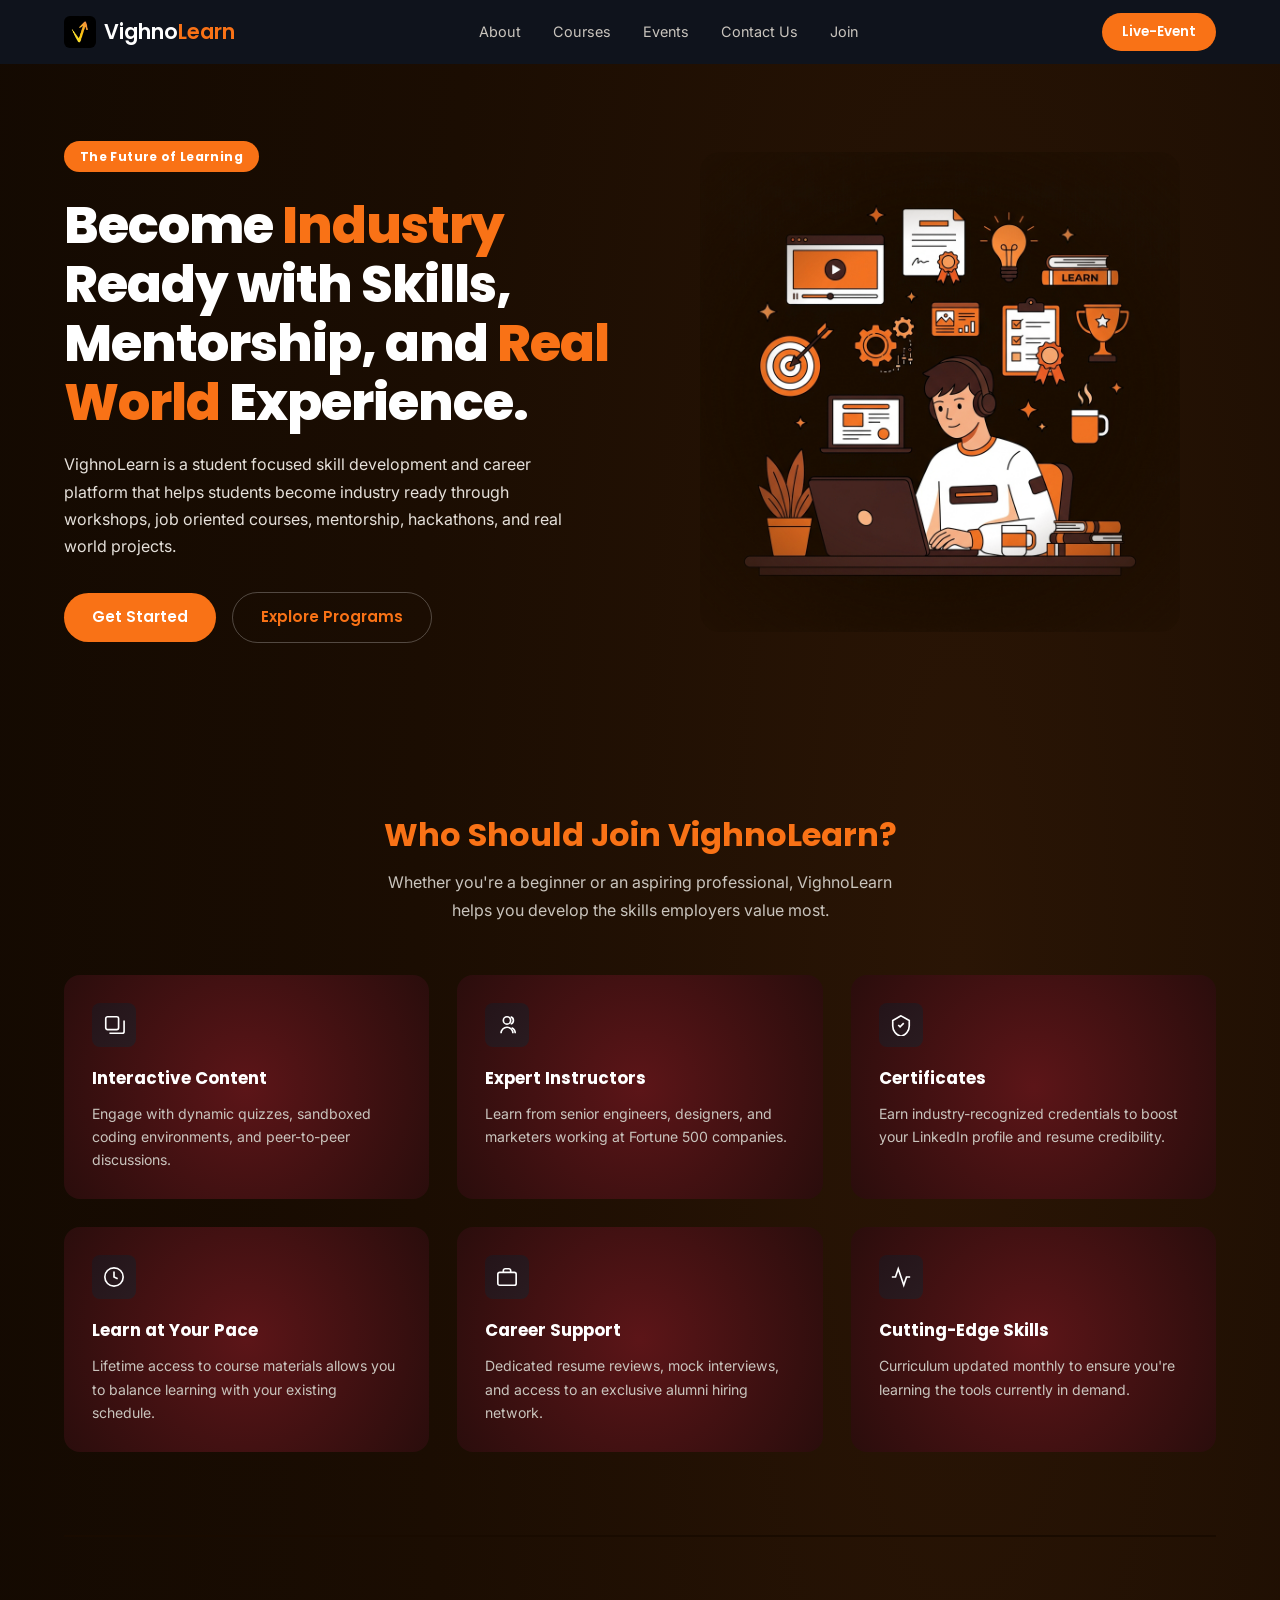
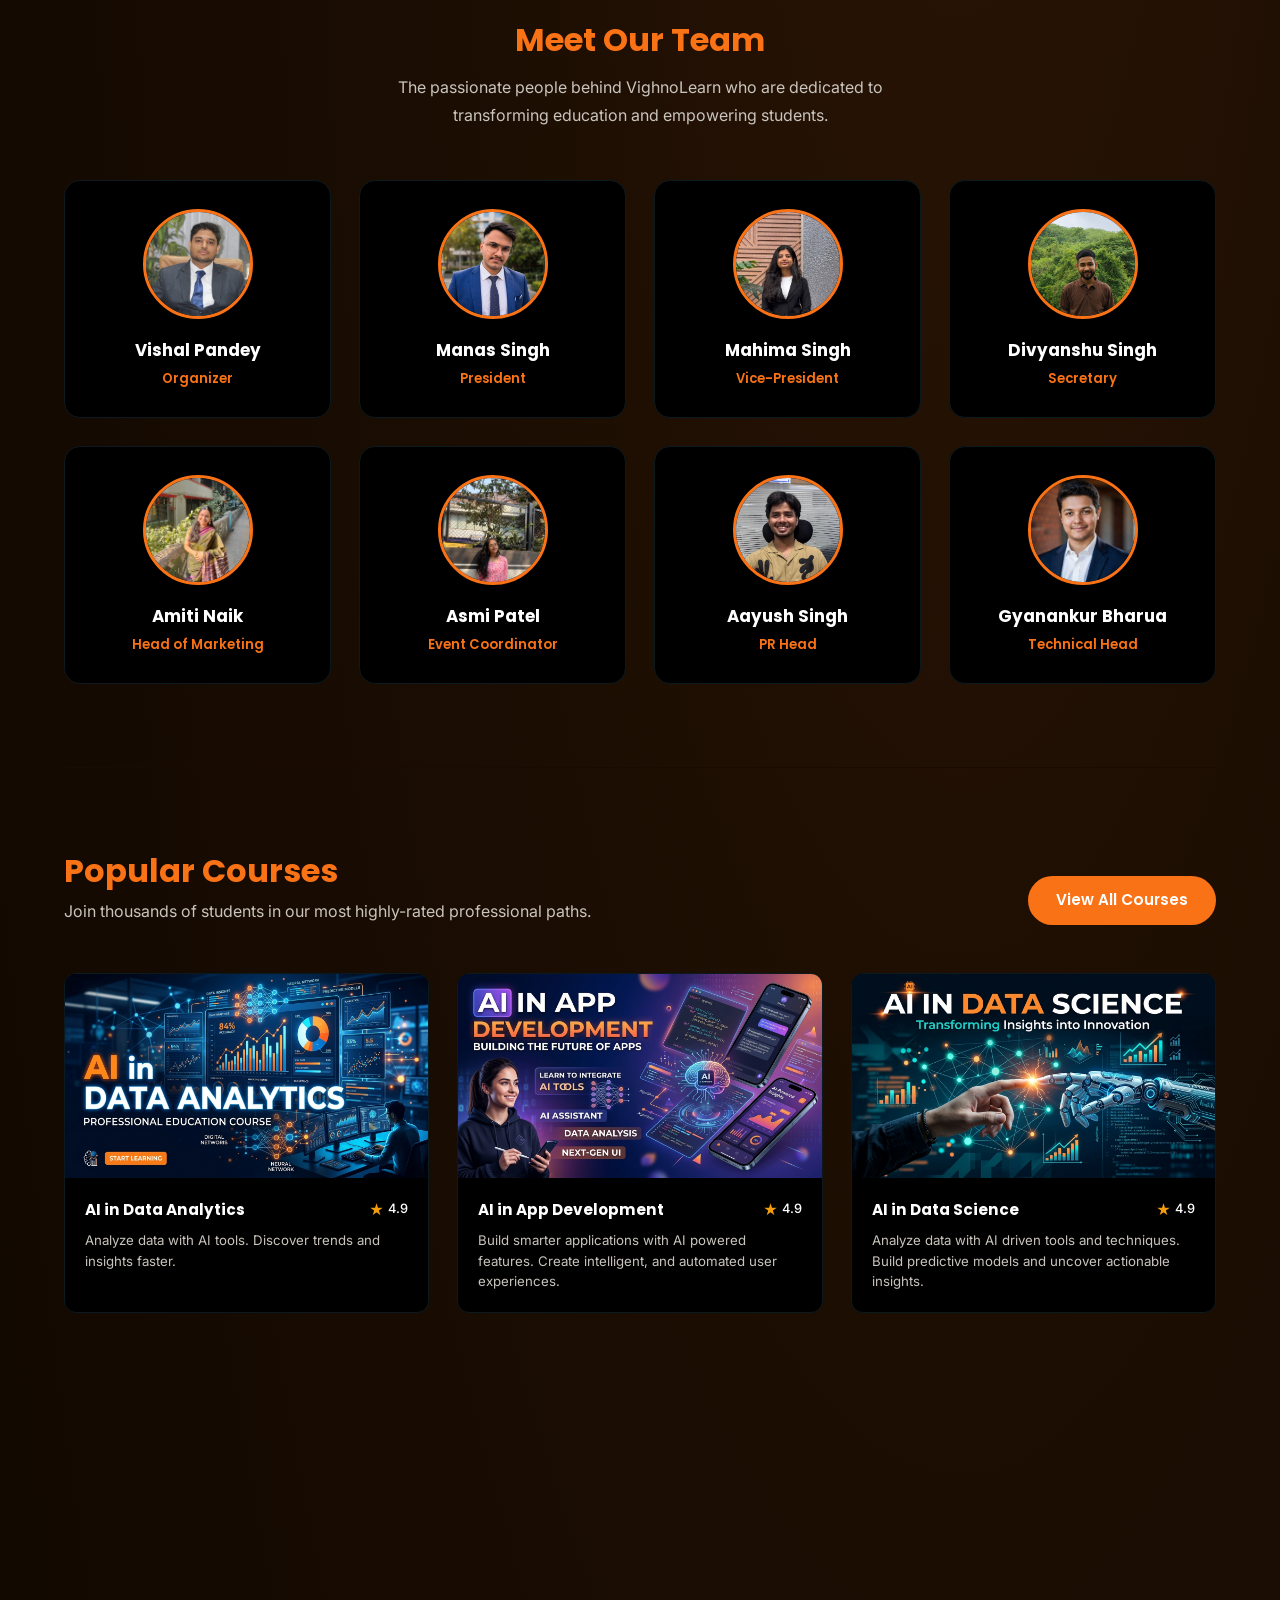
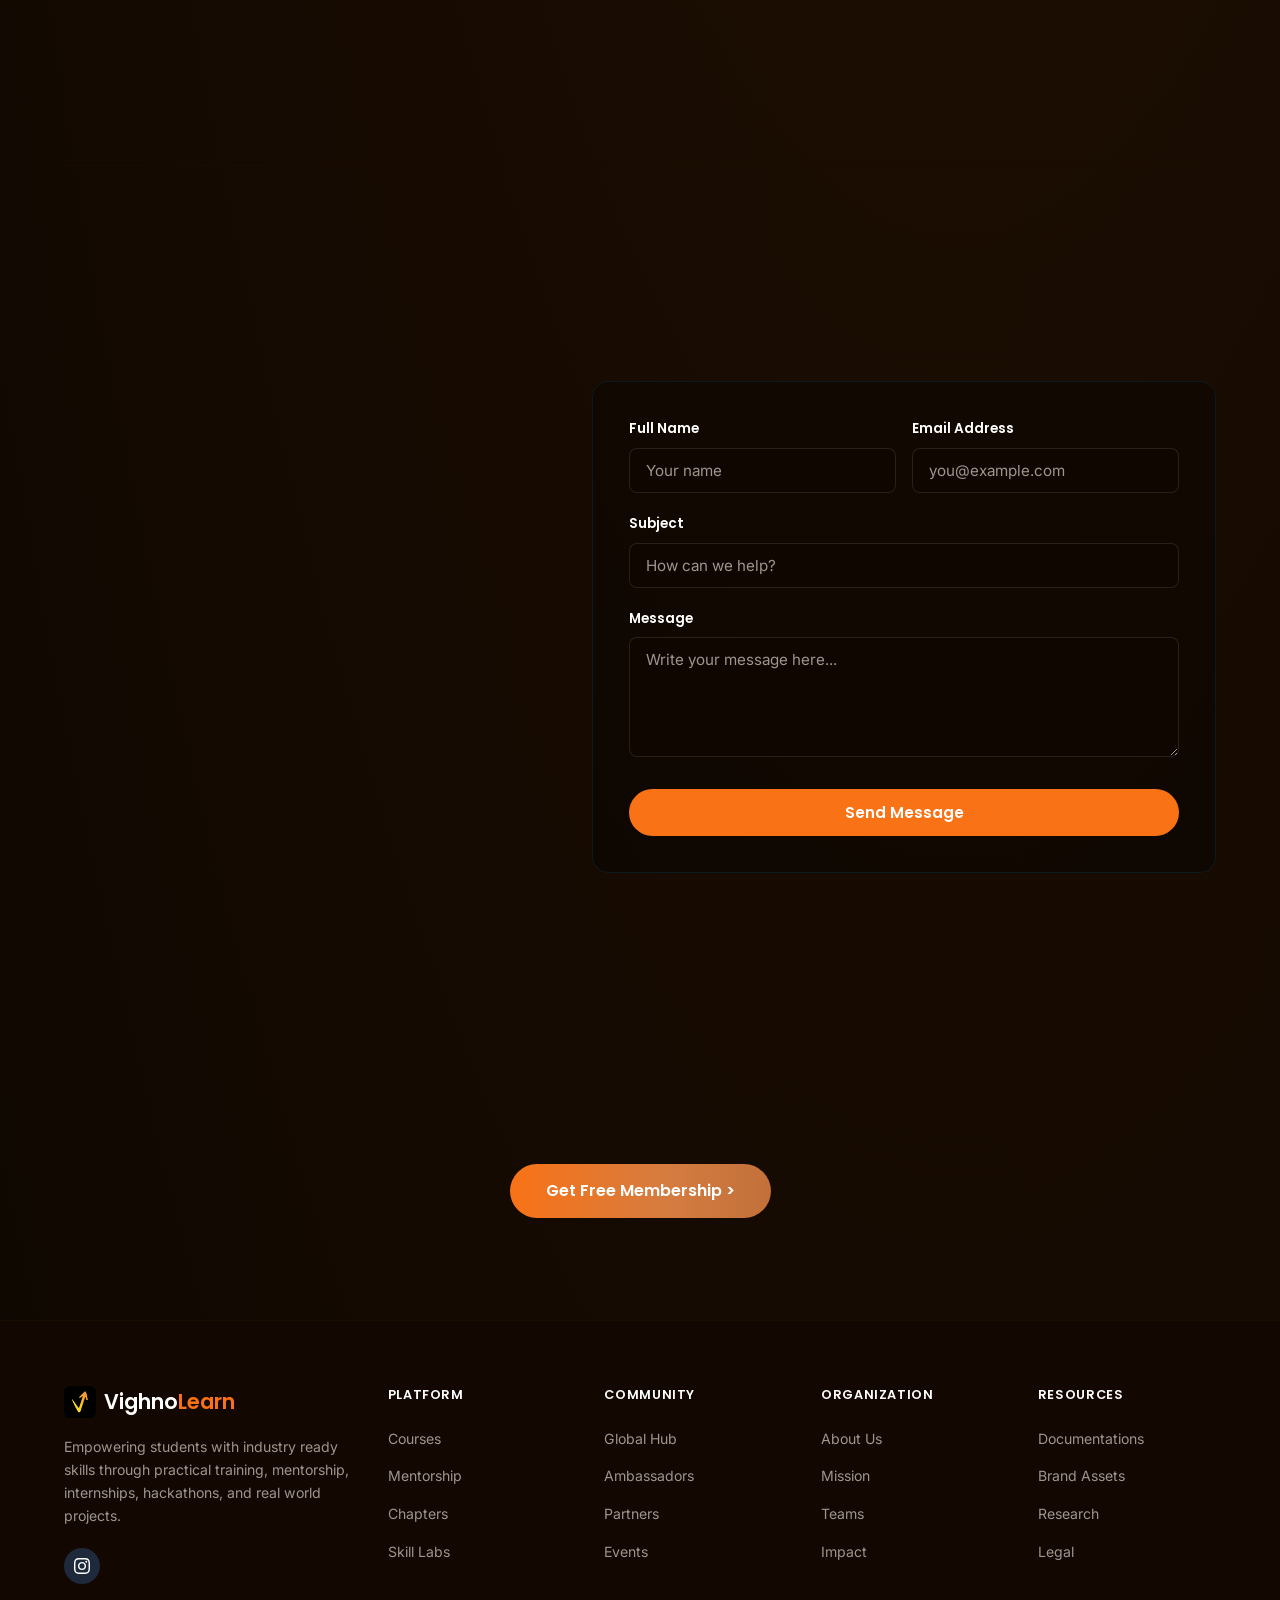
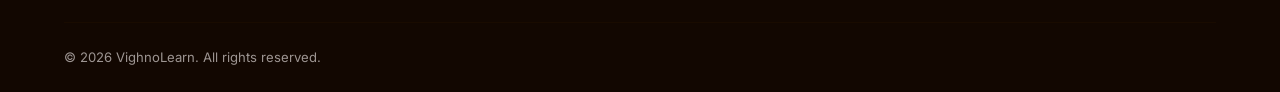
<file: index.html>
<!DOCTYPE html>
<html lang="en">

<head>
  <meta charset="UTF-8">
  <meta name="viewport" content="width=device-width, initial-scale=1.0">
  <meta name="description"
    content="VighnoLearn — A student-focused skill development and career platform. Become industry ready through workshops, job-oriented courses, mentorship, hackathons, and real world projects.">
  <title>VighnoLearn — Become Industry Ready</title>

  <!-- Modular CSS -->
  <link rel="stylesheet" href="css/variables.css">
  <link rel="stylesheet" href="css/base.css">
  <link rel="stylesheet" href="css/buttons.css">
  <link rel="stylesheet" href="css/navbar.css">
  <link rel="stylesheet" href="css/hero.css">
  <link rel="stylesheet" href="css/features.css">
  <link rel="stylesheet" href="css/team.css">
  <link rel="stylesheet" href="css/visionaries.css">
  <link rel="stylesheet" href="css/courses.css">
  <link rel="stylesheet" href="css/contact.css">
  <link rel="stylesheet" href="css/cta.css">
  <link rel="stylesheet" href="css/footer.css">
  <link rel="stylesheet" href="css/responsive.css">

  <!-- Favicon -->
  <link rel="icon"
    href="data:image/svg+xml,<svg xmlns='http://www.w3.org/2000/svg' viewBox='0 0 32 32'><rect rx='6' width='32' height='32' fill='%23f97216'/><path d='M8 17l6 6 10-12' stroke='white' stroke-width='3' fill='none' stroke-linecap='round' stroke-linejoin='round'/></svg>">
</head>

<body>

  <!-- ===== NAVIGATION ===== -->
  <nav class="navbar" id="navbar">
    <div class="container">
      <a href="index.html" class="logo" id="logo">
        <img src="images/vsdc-logo.jpeg" alt="VighnoLearn Logo" class="logo-icon">
        <span><span class="logo-white">Vighno</span><span class="logo-orange">Learn</span></span>
      </a>

      <ul class="nav-links" id="nav-links">
        <li><a href="#about">About</a></li>
        <li><a href="#courses">Courses</a></li>
        <li><a href="#events">Events</a></li>
        <li><a href="#contact">Contact Us</a></li>
        <li><a href="#join">Join</a></li>
      </ul>

      <div class="nav-actions">
        <!-- <a href="login.html" class="nav-login" id="login-link">Log In</a> -->
        <a href="https://div0616.github.io/VSDC_EVENT_PAGE/" class="nav-signup" id="signup-btn">Live-Event</a>

      </div>

      <button class="hamburger" id="hamburger" aria-label="Toggle navigation menu">
        <span></span>
        <span></span>
        <span></span>
      </button>
    </div>
  </nav>

  <!-- ===== HERO SECTION ===== -->
  <section class="hero" id="hero">
    <div class="container">
      <div class="hero-content">
        <span class="hero-badge">The Future of Learning</span>
        <h1>Become <span class="orange">Industry</span> Ready with Skills, Mentorship, and <span class="orange">Real
            World</span> Experience.</h1>
        <p class="hero-text">VighnoLearn is a student focused skill development and career platform that helps students
          become industry ready through workshops, job oriented courses, mentorship, hackathons, and real world
          projects.</p>
        <div class="hero-buttons">
          <a href="#" class="btn btn-primary" id="get-started-btn">Get Started</a>
          <a href="#" class="btn btn-secondary" id="explore-programs-btn">Explore Programs</a>
        </div>
      </div>
      <div class="hero-illustration">
        <img src="images/hero_illustration.jpg"
          alt="Student learning at laptop with floating educational icons — certificate, books, trophy, target, lightbulb, gears, clipboard">
      </div>
    </div>
  </section>

  <!-- ===== WHO SHOULD JOIN ===== -->
  <section class="who-should-join" id="about">
    <div class="container">
      <div class="section-header">
        <h2>Who Should Join VighnoLearn?</h2>
        <p>Whether you're a beginner or an aspiring professional, VighnoLearn helps you develop the skills employers
          value most.</p>
      </div>

      <div class="features-grid">
        <!-- Card 1: Interactive Content -->
        <div class="feature-card" id="feature-interactive">
          <div class="feature-icon">
            <svg viewBox="0 0 24 24" xmlns="http://www.w3.org/2000/svg">
              <rect x="3" y="3" width="14" height="14" rx="2" />
              <path d="M7 21h14a2 2 0 002-2V7" />
            </svg>
          </div>
          <h3>Interactive Content</h3>
          <p>Engage with dynamic quizzes, sandboxed coding environments, and peer-to-peer discussions.</p>
        </div>

        <!-- Card 2: Expert Instructors -->
        <div class="feature-card" id="feature-instructors">
          <div class="feature-icon">
            <svg viewBox="0 0 24 24" xmlns="http://www.w3.org/2000/svg">
              <circle cx="12" cy="7" r="4" />
              <path d="M5.5 21a6.5 6.5 0 0113 0" />
              <path d="M16 3.13a4 4 0 010 7.75" />
              <path d="M21 21a6.5 6.5 0 00-4-6" />
            </svg>
          </div>
          <h3>Expert Instructors</h3>
          <p>Learn from senior engineers, designers, and marketers working at Fortune 500 companies.</p>
        </div>

        <!-- Card 3: Certificates -->
        <div class="feature-card" id="feature-certificates">
          <div class="feature-icon">
            <svg viewBox="0 0 24 24" xmlns="http://www.w3.org/2000/svg">
              <path d="M12 2L3 7v6c0 5.25 3.75 10.13 9 11.25 5.25-1.12 9-6 9-11.25V7l-9-5z" />
              <path d="M9 12l2 2 4-4" />
            </svg>
          </div>
          <h3>Certificates</h3>
          <p>Earn industry-recognized credentials to boost your LinkedIn profile and resume credibility.</p>
        </div>

        <!-- Card 4: Learn at Your Pace -->
        <div class="feature-card" id="feature-pace">
          <div class="feature-icon">
            <svg viewBox="0 0 24 24" xmlns="http://www.w3.org/2000/svg">
              <circle cx="12" cy="12" r="10" />
              <path d="M12 6v6l4 2" />
            </svg>
          </div>
          <h3>Learn at Your Pace</h3>
          <p>Lifetime access to course materials allows you to balance learning with your existing schedule.</p>
        </div>

        <!-- Card 5: Career Support -->
        <div class="feature-card" id="feature-career">
          <div class="feature-icon">
            <svg viewBox="0 0 24 24" xmlns="http://www.w3.org/2000/svg">
              <rect x="2" y="7" width="20" height="14" rx="2" />
              <path d="M16 7V5a2 2 0 00-2-2h-4a2 2 0 00-2 2v2" />
            </svg>
          </div>
          <h3>Career Support</h3>
          <p>Dedicated resume reviews, mock interviews, and access to an exclusive alumni hiring network.</p>
        </div>

        <!-- Card 6: Cutting-Edge Skills -->
        <div class="feature-card" id="feature-skills">
          <div class="feature-icon">
            <svg viewBox="0 0 24 24" xmlns="http://www.w3.org/2000/svg">
              <polyline points="22 12 18 12 15 21 9 3 6 12 2 12" />
            </svg>
          </div>
          <h3>Cutting-Edge Skills</h3>
          <p>Curriculum updated monthly to ensure you're learning the tools currently in demand.</p>
        </div>
      </div>
    </div>
  </section>

  <!-- Divider -->
  <div class="container">
    <div class="section-divider"></div>
  </div>

  <!-- ===== OUR VISIONARIES ===== -->
  <!-- <section class="visionaries-section" id="visionaries">
    <div class="container">
      <div class="section-header">
        <h2>Our Visionaries</h2>
        <p>The founding minds shaping the future of VighnoLearn and student empowerment.</p>
      </div>

      <div class="visionaries-grid"> -->
  <!-- Visionary 1
        <div class="visionary-card" id="visionary-1">
          <img src="images/Ayushi.jpeg" alt="Visionary 1" class="visionary-img">
          <div class="visionary-overlay">
            <h3>Ayushi Sharma</h3>
            <span class="visionary-role">Founder</span>
          </div>
        </div> -->

  <!-- Visionary 2 -->
  <!-- <div class="visionary-card" id="visionary-2">
          <img src="images/manas-shukla.jpeg" alt="Visionary 2" class="visionary-img">
          <div class="visionary-overlay">
            <h3>Placeholder Name</h3>
            <span class="visionary-role">Co-Founder</span>
          </div>
        </div>
      </div>
    </div>
  </section> -->

  <!-- Divider -->
  <div class="container">
    <div class="section-divider"></div>
  </div>

  <!-- ===== MEET OUR TEAM ===== -->
  <section class="team-section" id="team">
    <div class="container">
      <div class="section-header">
        <h2>Meet Our Team</h2>
        <p>The passionate people behind VighnoLearn who are dedicated to transforming education and empowering students.
        </p>
      </div>

      <div class="team-grid">
        <div class="team-card" id="team-member-1">
          <img src="images/Vishal sir.jpeg" alt="Vishal Pandey" class="team-avatar">
          <h3>Vishal Pandey</h3>
          <span class="team-role">Organizer</span>
        </div>
        <!-- Team Member 2 -->
        <div class="team-card" id="team-member-2">
          <img src="images/manas-shukla.jpeg" alt="Manas Singh" class="team-avatar">
          <h3>Manas Singh</h3>
          <span class="team-role">President</span>
        </div>

        <!-- Team Member 3 -->
        <div class="team-card" id="team-member-3">
          <img src="images/mahima-singh.jpeg" alt="Mahima Singh" class="team-avatar">
          <h3>Mahima Singh</h3>
          <span class="team-role">Vice-President</span>
        </div>

        <!-- Team Member 4 -->
        <div class="team-card" id="team-member-4">
          <img src="images/whatsapp-image-2026-08-09.jpeg" alt="Divyanshu Singh" class="team-avatar">
          <h3>Divyanshu Singh</h3>
          <span class="team-role">Secretary</span>
        </div>

        <!-- Team Member 5 -->
        <div class="team-card" id="team-member-5">
          <img src="images/amiti-naik.jpeg" alt="Amiti Naik" class="team-avatar">
          <h3>Amiti Naik</h3>
          <span class="team-role">Head of Marketing</span>
        </div>

        <!-- Team Member 6 -->
        <div class="team-card" id="team-member-6">
          <img src="images/asmi.jpeg" alt="Asmi Patel" class="team-avatar">
          <h3>Asmi Patel</h3>
          <span class="team-role">Event Coordinator</span>
        </div>

        <!-- Team Member 7 -->
        <div class="team-card" id="team-member-7">
          <img src="images/asyush-singh.jpeg" alt="Aayush Singh" class="team-avatar">
          <h3>Aayush Singh</h3>
          <span class="team-role">PR Head</span>
        </div>

        <!-- Team Member 8 -->
        <div class="team-card" id="team-member-8">
          <img src="images/Gyanankur.jpeg" alt="Gyanankur Bharua" class="team-avatar">
          <h3>Gyanankur Bharua</h3>
          <span class="team-role">Technical Head</span>
        </div>
      </div>
    </div>
  </section>

  <!-- Divider -->
  <div class="container">
    <div class="section-divider"></div>
  </div>

  <!-- ===== POPULAR COURSES ===== -->
  <section class="popular-courses" id="courses">
    <div class="container">
      <div class="courses-header">
        <div class="courses-header-text">
          <h2>Popular Courses</h2>
          <p>Join thousands of students in our most highly-rated professional paths.</p>
        </div>
        <a href="#" class="btn btn-primary" id="view-all-courses-btn">View All Courses</a>
      </div>

      <div class="courses-grid">
        <!-- Course 1 -->
        <div class="course-card" id="course-data-analytics">
          <img src="images/course_data_analytics.jpg" alt="AI in Data Analytics course thumbnail"
            class="course-thumbnail">
          <div class="course-body">
            <div class="course-title-row">
              <h3>AI in Data Analytics</h3>
              <span class="course-rating"><span class="star">★</span> 4.9</span>
            </div>
            <p class="course-description">Analyze data with AI tools. Discover trends and insights faster.</p>
          </div>
        </div>

        <!-- Course 2 -->
        <div class="course-card" id="course-app-development">
          <img src="images/course_app_development.jpg" alt="AI in App Development course thumbnail"
            class="course-thumbnail">
          <div class="course-body">
            <div class="course-title-row">
              <h3>AI in App Development</h3>
              <span class="course-rating"><span class="star">★</span> 4.9</span>
            </div>
            <p class="course-description">Build smarter applications with AI powered features. Create intelligent, and
              automated user experiences.</p>
          </div>
        </div>

        <!-- Course 3 -->
        <div class="course-card" id="course-data-science">
          <img src="images/course_data_science.jpg" alt="AI in Data Science course thumbnail" class="course-thumbnail">
          <div class="course-body">
            <div class="course-title-row">
              <h3>AI in Data Science</h3>
              <span class="course-rating"><span class="star">★</span> 4.9</span>
            </div>
            <p class="course-description">Analyze data with AI driven tools and techniques. Build predictive models and
              uncover actionable insights.</p>
          </div>
        </div>

        <!-- Course 4 -->
        <div class="course-card" id="course-cybersecurity">
          <img src="images/course_cybersecurity.jpg" alt="AI Based Cybersecurity course thumbnail"
            class="course-thumbnail">
          <div class="course-body">
            <div class="course-title-row">
              <h3>AI Based Cybersecurity</h3>
              <span class="course-rating"><span class="star">★</span> 4.9</span>
            </div>
            <p class="course-description">Detect threats using AI and strengthen digital security. Learn smart defense
              strategies and risk prevention.</p>
          </div>
        </div>

        <!-- Course 5 -->
        <div class="course-card" id="course-web-development">
          <img src="images/course_web_development.jpg" alt="AI Powered Web Development course thumbnail"
            class="course-thumbnail">
          <div class="course-body">
            <div class="course-title-row">
              <h3>AI Powered Web Development</h3>
              <span class="course-rating"><span class="star">★</span> 4.9</span>
            </div>
            <p class="course-description">Master React, Node.js, and PostgreSQL by building real-world projects.</p>
          </div>
        </div>

        <!-- Course 6 -->
        <div class="course-card" id="course-cloud-computing">
          <img src="images/course_cloud_computing.jpg" alt="AI in Cloud Computing course thumbnail"
            class="course-thumbnail">
          <div class="course-body">
            <div class="course-title-row">
              <h3>AI in Cloud Computing</h3>
              <span class="course-rating"><span class="star">★</span> 4.9</span>
            </div>
            <p class="course-description">Leverage AI to optimize cloud infrastructure and services. Build scalable,
              intelligent, and automated cloud solutions.</p>
          </div>
        </div>
      </div>
    </div>
  </section>

  <!-- Divider -->
  <div class="container">
    <div class="section-divider"></div>
  </div>

  <!-- ===== CONTACT US ===== -->
  <section class="contact-section" id="contact">
    <div class="container">
      <div class="section-header">
        <h2>Get in Touch</h2>
        <p>Have a question or want to collaborate? We'd love to hear from you.</p>
      </div>

      <div class="contact-wrapper">
        <!-- Info Side -->
        <div class="contact-info">
          <div class="contact-info-card">
            <div class="contact-icon">
              <svg viewBox="0 0 24 24" xmlns="http://www.w3.org/2000/svg">
                <path d="M4 4h16c1.1 0 2 .9 2 2v12c0 1.1-.9 2-2 2H4c-1.1 0-2-.9-2-2V6c0-1.1.9-2 2-2z" />
                <polyline points="22,6 12,13 2,6" />
              </svg>
            </div>
            <div>
              <h4>Email Us</h4>
              <p><a href="mailto:vsdc.vighnolearn@gmail.com">vsdc.vighnolearn@gmail.com</a></p>
            </div>
          </div>

          <div class="contact-info-card">
            <div class="contact-icon">
              <svg viewBox="0 0 24 24" xmlns="http://www.w3.org/2000/svg">
                <path
                  d="M22 16.92v3a2 2 0 01-2.18 2 19.79 19.79 0 01-8.63-3.07 19.5 19.5 0 01-6-6 19.79 19.79 0 01-3.07-8.67A2 2 0 014.11 2h3a2 2 0 012 1.72c.127.96.362 1.903.7 2.81a2 2 0 01-.45 2.11L8.09 9.91a16 16 0 006 6l1.27-1.27a2 2 0 012.11-.45c.907.338 1.85.573 2.81.7A2 2 0 0122 16.92z" />
              </svg>
            </div>
            <div>
              <h4>Call Us</h4>
              <p><a href="tel:+917985644260">+91 7985644260</a></p>
            </div>
          </div>

          <div class="contact-info-card">
            <div class="contact-icon">
              <svg viewBox="0 0 24 24" xmlns="http://www.w3.org/2000/svg">
                <path d="M21 10c0 7-9 13-9 13s-9-6-9-13a9 9 0 0118 0z" />
                <circle cx="12" cy="10" r="3" />
              </svg>
            </div>
            <div>
              <h4>Visit Us</h4>
              <p>Mumbai, Maharashtra, India</p>
            </div>
          </div>

          <div class="contact-info-card">
            <div class="contact-icon">
              <svg viewBox="0 0 24 24" xmlns="http://www.w3.org/2000/svg">
                <circle cx="12" cy="12" r="10" />
                <path d="M12 6v6l4 2" />
              </svg>
            </div>
            <div>
              <h4>Office Hours</h4>
              <p>Mon – Fri, 10:00 AM – 5:00 PM IST</p>
            </div>
          </div>
        </div>

        <!-- Form Side -->
        <form class="contact-form" id="contact-form" action="https://formspree.io/f/xwleroqr" method="POST">
          <div class="form-row">
            <div class="form-group">
              <label for="contact-name">Full Name</label>
              <input type="text" id="contact-name" name="name" placeholder="Your name" required autocomplete="name">
            </div>
            <div class="form-group">
              <label for="contact-email">Email Address</label>
              <input type="email" id="contact-email" name="email" placeholder="you@example.com" required
                autocomplete="email">
            </div>
          </div>
          <div class="form-group">
            <label for="contact-subject">Subject</label>
            <input type="text" id="contact-subject" name="subject" placeholder="How can we help?">
          </div>
          <div class="form-group">
            <label for="contact-message">Message</label>
            <textarea id="contact-message" name="message" placeholder="Write your message here..." required></textarea>
          </div>
          <button type="submit" class="btn btn-primary" id="contact-submit-btn">Send Message</button>
        </form>
      </div>
    </div>
  </section>

  <!-- ===== CLOSING CTA ===== -->
  <section class="closing-cta" id="join">
    <div class="container">
      <h2>Ready to <em>Start Building</em>?</h2>
      <p>Join thousands of students building their future with VighnoLearn.</p>
      <a href="signup.html" class="btn btn-cta" id="get-membership-btn">Get Free Membership &gt;</a>
    </div>
  </section>

  <!-- ===== FOOTER ===== -->
  <footer class="site-footer" id="events">
    <div class="footer-top-divider"></div>
    <div class="container">
      <div class="footer-content">
        <div class="footer-brand">
          <a href="index.html" class="logo">
            <img src="images/vsdc-logo.jpeg" alt="VighnoLearn Logo" class="logo-icon">
            <span><span class="logo-white">Vighno</span><span class="logo-orange">Learn</span></span>
          </a>
          <p>Empowering students with industry ready skills through practical training, mentorship, internships,
            hackathons, and real world projects.</p>
          <div class="social-icons">
            <a href="https://www.instagram.com/vsdc.vighnolearn?igsh=aGo4cXY3a3Y5Z2gx" class="social-icon"
              aria-label="Instagram" target="_blank" rel="noopener noreferrer"><svg viewBox="0 0 24 24"
                xmlns="http://www.w3.org/2000/svg">
                <path
                  d="M12 2.163c3.204 0 3.584.012 4.85.07 3.252.148 4.771 1.691 4.919 4.919.058 1.265.069 1.645.069 4.849 0 3.205-.012 3.584-.069 4.849-.149 3.225-1.664 4.771-4.919 4.919-1.266.058-1.644.07-4.85.07-3.204 0-3.584-.012-4.849-.07-3.26-.149-4.771-1.699-4.919-4.92-.058-1.265-.07-1.644-.07-4.849 0-3.204.013-3.583.07-4.849.149-3.227 1.664-4.771 4.919-4.919 1.266-.057 1.645-.069 4.849-.069zm0-2.163c-3.259 0-3.667.014-4.947.072-4.358.2-6.78 2.618-6.98 6.98-.059 1.281-.073 1.689-.073 4.948 0 3.259.014 3.668.072 4.948.2 4.358 2.618 6.78 6.98 6.98 1.281.058 1.689.072 4.948.072 3.259 0 3.668-.014 4.948-.072 4.354-.2 6.782-2.618 6.979-6.98.059-1.28.073-1.689.073-4.948 0-3.259-.014-3.667-.072-4.947-.196-4.354-2.617-6.78-6.979-6.98-1.281-.059-1.69-.073-4.949-.073zm0 5.838c-3.403 0-6.162 2.759-6.162 6.162s2.759 6.163 6.162 6.163 6.162-2.759 6.162-6.163c0-3.403-2.759-6.162-6.162-6.162zm0 10.162c-2.209 0-4-1.79-4-4 0-2.209 1.791-4 4-4s4 1.791 4 4c0 2.21-1.791 4-4 4zm6.406-11.845c-.796 0-1.441.645-1.441 1.44s.645 1.44 1.441 1.44c.795 0 1.439-.645 1.439-1.44s-.644-1.44-1.439-1.44z" />
              </svg></a>
          </div>
        </div>
        <div class="footer-column">
          <h4>Platform</h4>
          <ul>
            <li><a href="#">Courses</a></li>
            <li><a href="#">Mentorship</a></li>
            <li><a href="#">Chapters</a></li>
            <li><a href="#">Skill Labs</a></li>
          </ul>
        </div>
        <div class="footer-column">
          <h4>Community</h4>
          <ul>
            <li><a href="#">Global Hub</a></li>
            <li><a href="#">Ambassadors</a></li>
            <li><a href="#">Partners</a></li>
            <li><a href="#">Events</a></li>
          </ul>
        </div>
        <div class="footer-column">
          <h4>Organization</h4>
          <ul>
            <li><a href="#">About Us</a></li>
            <li><a href="#">Mission</a></li>
            <li><a href="#">Teams</a></li>
            <li><a href="#">Impact</a></li>
          </ul>
        </div>
        <div class="footer-column">
          <h4>Resources</h4>
          <ul>
            <li><a href="#">Documentations</a></li>
            <li><a href="#">Brand Assets</a></li>
            <li><a href="#">Research</a></li>
            <li><a href="#">Legal</a></li>
          </ul>
        </div>
      </div>
      <div class="footer-bottom">
        <p>&copy; 2026 VighnoLearn. All rights reserved.</p>
      </div>
    </div>
  </footer>

  <!-- ===== JAVASCRIPT ===== -->
  <script>
    // Mobile hamburger toggle
    const hamburger = document.getElementById('hamburger');
    const navLinks = document.getElementById('nav-links');

    hamburger.addEventListener('click', () => {
      navLinks.classList.toggle('active');
      hamburger.classList.toggle('open');
    });

    navLinks.querySelectorAll('a').forEach(link => {
      link.addEventListener('click', () => {
        navLinks.classList.remove('active');
        hamburger.classList.remove('open');
      });
    });

    // Scroll-based navbar shadow
    const navbar = document.getElementById('navbar');
    window.addEventListener('scroll', () => {
      if (window.scrollY > 10) {
        navbar.style.boxShadow = '0 2px 20px rgba(0,0,0,0.4)';
      } else {
        navbar.style.boxShadow = 'none';
      }
    });

    // Intersection Observer for fade-in animations
    const observerOptions = { root: null, rootMargin: '0px', threshold: 0.1 };
    const fadeInObserver = new IntersectionObserver((entries) => {
      entries.forEach(entry => {
        if (entry.isIntersecting) {
          entry.target.style.opacity = '1';
          entry.target.style.transform = 'translateY(0)';
          fadeInObserver.unobserve(entry.target);
        }
      });
    }, observerOptions);

    document.querySelectorAll('.feature-card, .course-card, .team-card, .visionary-card, .contact-info-card, .section-header, .closing-cta h2, .closing-cta p').forEach(el => {
      el.style.opacity = '0';
      el.style.transform = 'translateY(24px)';
      el.style.transition = 'opacity 0.6s ease, transform 0.6s ease';
      fadeInObserver.observe(el);
    });

    // Contact form submit via Formspree (AJAX)
    document.getElementById('contact-form').addEventListener('submit', async (e) => {
      e.preventDefault();
      const form = e.target;
      const btn = form.querySelector('#contact-submit-btn');
      const originalText = btn.textContent;
      btn.textContent = 'Sending...';
      btn.disabled = true;

      try {
        const response = await fetch(form.action, {
          method: 'POST',
          body: new FormData(form),
          headers: { 'Accept': 'application/json' }
        });

        if (response.ok) {
          btn.textContent = '✓ Message Sent!';
          btn.style.backgroundColor = '#22c55e';
          form.reset();
          setTimeout(() => {
            btn.textContent = originalText;
            btn.style.backgroundColor = '';
            btn.disabled = false;
          }, 3000);
        } else {
          throw new Error('Submission failed');
        }
      } catch (err) {
        btn.textContent = '✗ Failed — Try Again';
        btn.style.backgroundColor = '#ef4444';
        btn.disabled = false;
        setTimeout(() => {
          btn.textContent = originalText;
          btn.style.backgroundColor = '';
        }, 3000);
      }
    });
  </script>

</body>

</html>
</file>
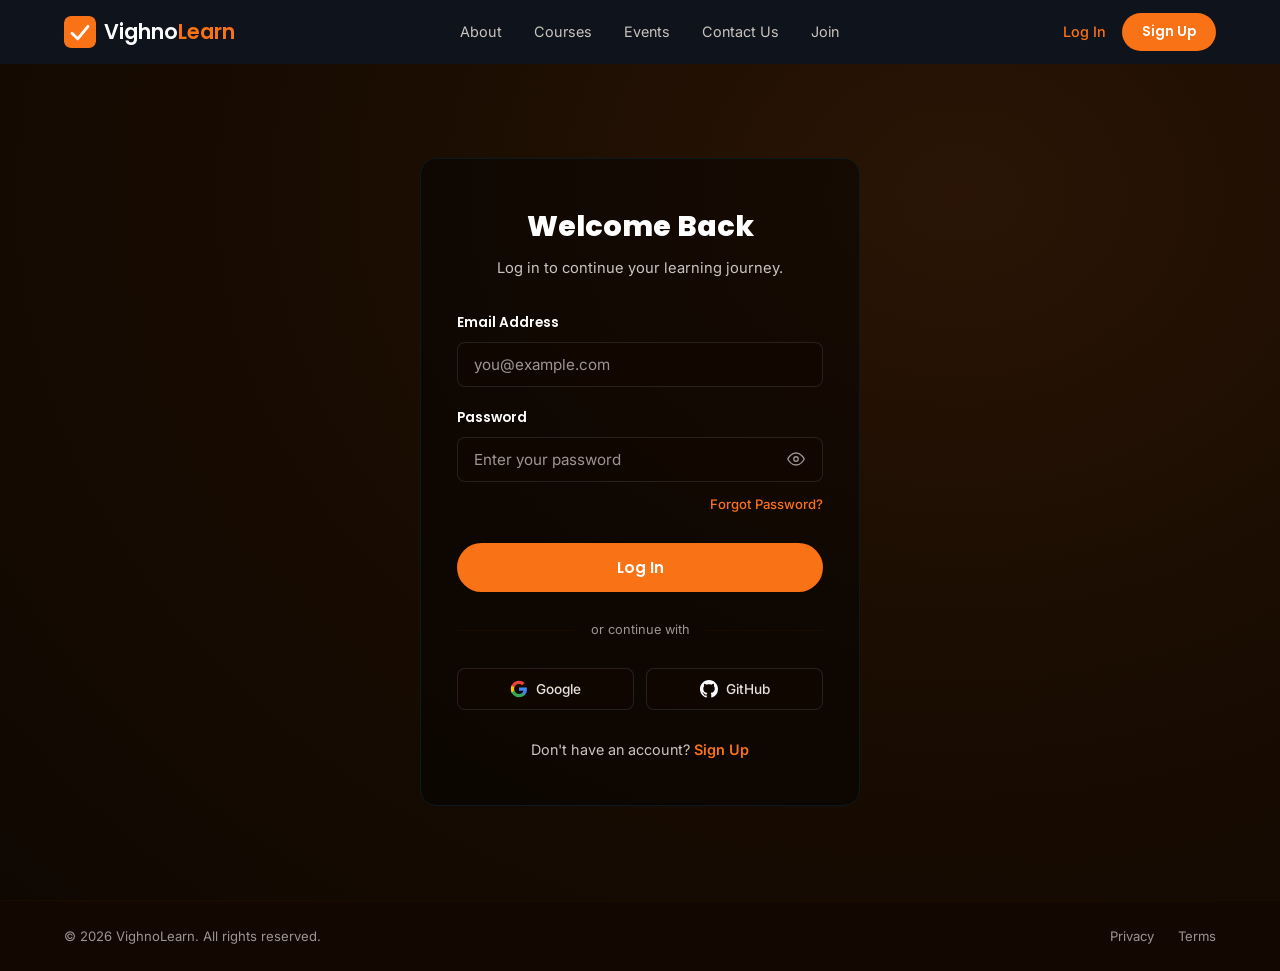
<file: login.html>
<!DOCTYPE html>
<html lang="en">
<head>
  <meta charset="UTF-8">
  <meta name="viewport" content="width=device-width, initial-scale=1.0">
  <meta name="description" content="Log in to your VighnoLearn account to access courses, mentorship, and career resources.">
  <title>Log In — VighnoLearn</title>

  <!-- Modular CSS -->
  <link rel="stylesheet" href="css/variables.css">
  <link rel="stylesheet" href="css/base.css">
  <link rel="stylesheet" href="css/buttons.css">
  <link rel="stylesheet" href="css/navbar.css">
  <link rel="stylesheet" href="css/auth.css">
  <link rel="stylesheet" href="css/footer.css">
  <link rel="stylesheet" href="css/responsive.css">

  <!-- Favicon -->
  <link rel="icon" href="data:image/svg+xml,<svg xmlns='http://www.w3.org/2000/svg' viewBox='0 0 32 32'><rect rx='6' width='32' height='32' fill='%23f97216'/><path d='M8 17l6 6 10-12' stroke='white' stroke-width='3' fill='none' stroke-linecap='round' stroke-linejoin='round'/></svg>">
</head>
<body>

  <!-- ===== NAVIGATION ===== -->
  <nav class="navbar" id="navbar">
    <div class="container">
      <a href="index.html" class="logo" id="logo">
        <svg class="logo-icon" viewBox="0 0 28 28" fill="none" xmlns="http://www.w3.org/2000/svg">
          <rect rx="6" width="28" height="28" fill="#f97216"/>
          <path d="M7 15l5 5 9-11" stroke="white" stroke-width="2.5" fill="none" stroke-linecap="round" stroke-linejoin="round"/>
        </svg>
        <span><span class="logo-white">Vighno</span><span class="logo-orange">Learn</span></span>
      </a>

      <ul class="nav-links" id="nav-links">
        <li><a href="index.html#about">About</a></li>
        <li><a href="index.html#courses">Courses</a></li>
        <li><a href="index.html#events">Events</a></li>
        <li><a href="index.html#contact">Contact Us</a></li>
        <li><a href="index.html#join">Join</a></li>
      </ul>

      <div class="nav-actions">
        <a href="login.html" class="nav-login" id="login-link">Log In</a>
        <a href="signup.html" class="nav-signup" id="signup-btn">Sign Up</a>
      </div>

      <button class="hamburger" id="hamburger" aria-label="Toggle navigation menu">
        <span></span>
        <span></span>
        <span></span>
      </button>
    </div>
  </nav>

  <!-- ===== LOGIN FORM ===== -->
  <main class="auth-page" id="login-page">
    <div class="auth-card">
      <h1>Welcome Back</h1>
      <p class="auth-subtitle">Log in to continue your learning journey.</p>

      <form id="login-form">
        <div class="form-group">
          <label for="login-email">Email Address</label>
          <input type="email" id="login-email" placeholder="you@example.com" required>
        </div>

        <div class="form-group">
          <label for="login-password">Password</label>
          <div class="password-wrapper">
            <input type="password" id="login-password" placeholder="Enter your password" required>
            <button type="button" class="password-toggle" id="toggle-password" aria-label="Toggle password visibility">
              <svg viewBox="0 0 24 24" xmlns="http://www.w3.org/2000/svg">
                <path d="M1 12s4-8 11-8 11 8 11 8-4 8-11 8-11-8-11-8z"/>
                <circle cx="12" cy="12" r="3"/>
              </svg>
            </button>
          </div>
        </div>

        <div class="auth-extras">
          <a href="#">Forgot Password?</a>
        </div>

        <button type="submit" class="btn btn-primary" id="login-submit-btn">Log In</button>
      </form>

      <div class="auth-divider">
        <span>or continue with</span>
      </div>

      <div class="social-login">
        <button type="button" class="social-login-btn" id="google-login-btn">
          <svg viewBox="0 0 24 24" xmlns="http://www.w3.org/2000/svg">
            <path d="M22.56 12.25c0-.78-.07-1.53-.2-2.25H12v4.26h5.92a5.06 5.06 0 01-2.2 3.32v2.77h3.57c2.08-1.92 3.28-4.74 3.28-8.1z" fill="#4285F4"/>
            <path d="M12 23c2.97 0 5.46-.98 7.28-2.66l-3.57-2.77c-.98.66-2.23 1.06-3.71 1.06-2.86 0-5.29-1.93-6.16-4.53H2.18v2.84C3.99 20.53 7.7 23 12 23z" fill="#34A853"/>
            <path d="M5.84 14.09c-.22-.66-.35-1.36-.35-2.09s.13-1.43.35-2.09V7.07H2.18C1.43 8.55 1 10.22 1 12s.43 3.45 1.18 4.93l2.85-2.22.81-.62z" fill="#FBBC05"/>
            <path d="M12 5.38c1.62 0 3.06.56 4.21 1.64l3.15-3.15C17.45 2.09 14.97 1 12 1 7.7 1 3.99 3.47 2.18 7.07l3.66 2.84c.87-2.6 3.3-4.53 6.16-4.53z" fill="#EA4335"/>
          </svg>
          Google
        </button>
        <button type="button" class="social-login-btn" id="github-login-btn">
          <svg viewBox="0 0 24 24" fill="white" xmlns="http://www.w3.org/2000/svg">
            <path d="M12 0C5.37 0 0 5.37 0 12c0 5.31 3.435 9.795 8.205 11.385.6.105.825-.255.825-.57 0-.285-.015-1.23-.015-2.235-3.015.555-3.795-.735-4.035-1.41-.135-.345-.72-1.41-1.23-1.695-.42-.225-1.02-.78-.015-.795.945-.015 1.62.87 1.845 1.23 1.08 1.815 2.805 1.305 3.495.99.105-.78.42-1.305.765-1.605-2.67-.3-5.46-1.335-5.46-5.925 0-1.305.465-2.385 1.23-3.225-.12-.3-.54-1.53.12-3.18 0 0 1.005-.315 3.3 1.23.96-.27 1.98-.405 3-.405s2.04.135 3 .405c2.295-1.56 3.3-1.23 3.3-1.23.66 1.65.24 2.88.12 3.18.765.84 1.23 1.905 1.23 3.225 0 4.605-2.805 5.625-5.475 5.925.435.375.81 1.095.81 2.22 0 1.605-.015 2.895-.015 3.3 0 .315.225.69.825.57A12.02 12.02 0 0024 12c0-6.63-5.37-12-12-12z"/>
          </svg>
          GitHub
        </button>
      </div>

      <p class="auth-switch">
        Don't have an account? <a href="signup.html">Sign Up</a>
      </p>
    </div>
  </main>

  <!-- ===== FOOTER ===== -->
  <footer class="site-footer">
    <div class="footer-top-divider"></div>
    <div class="container">
      <div class="footer-bottom">
        <p>&copy; 2026 VighnoLearn. All rights reserved.</p>
        <div class="footer-legal">
          <a href="#">Privacy</a>
          <a href="#">Terms</a>
        </div>
      </div>
    </div>
  </footer>

  <script>
    // Hamburger
    const hamburger = document.getElementById('hamburger');
    const navLinks = document.getElementById('nav-links');
    hamburger.addEventListener('click', () => {
      navLinks.classList.toggle('active');
      hamburger.classList.toggle('open');
    });

    // Password toggle
    const toggleBtn = document.getElementById('toggle-password');
    const passwordInput = document.getElementById('login-password');
    toggleBtn.addEventListener('click', () => {
      const type = passwordInput.getAttribute('type') === 'password' ? 'text' : 'password';
      passwordInput.setAttribute('type', type);
    });

    // Form submit
    document.getElementById('login-form').addEventListener('submit', (e) => {
      e.preventDefault();
      alert('Login successful! (Demo)');
    });
  </script>

</body>
</html>
</file>
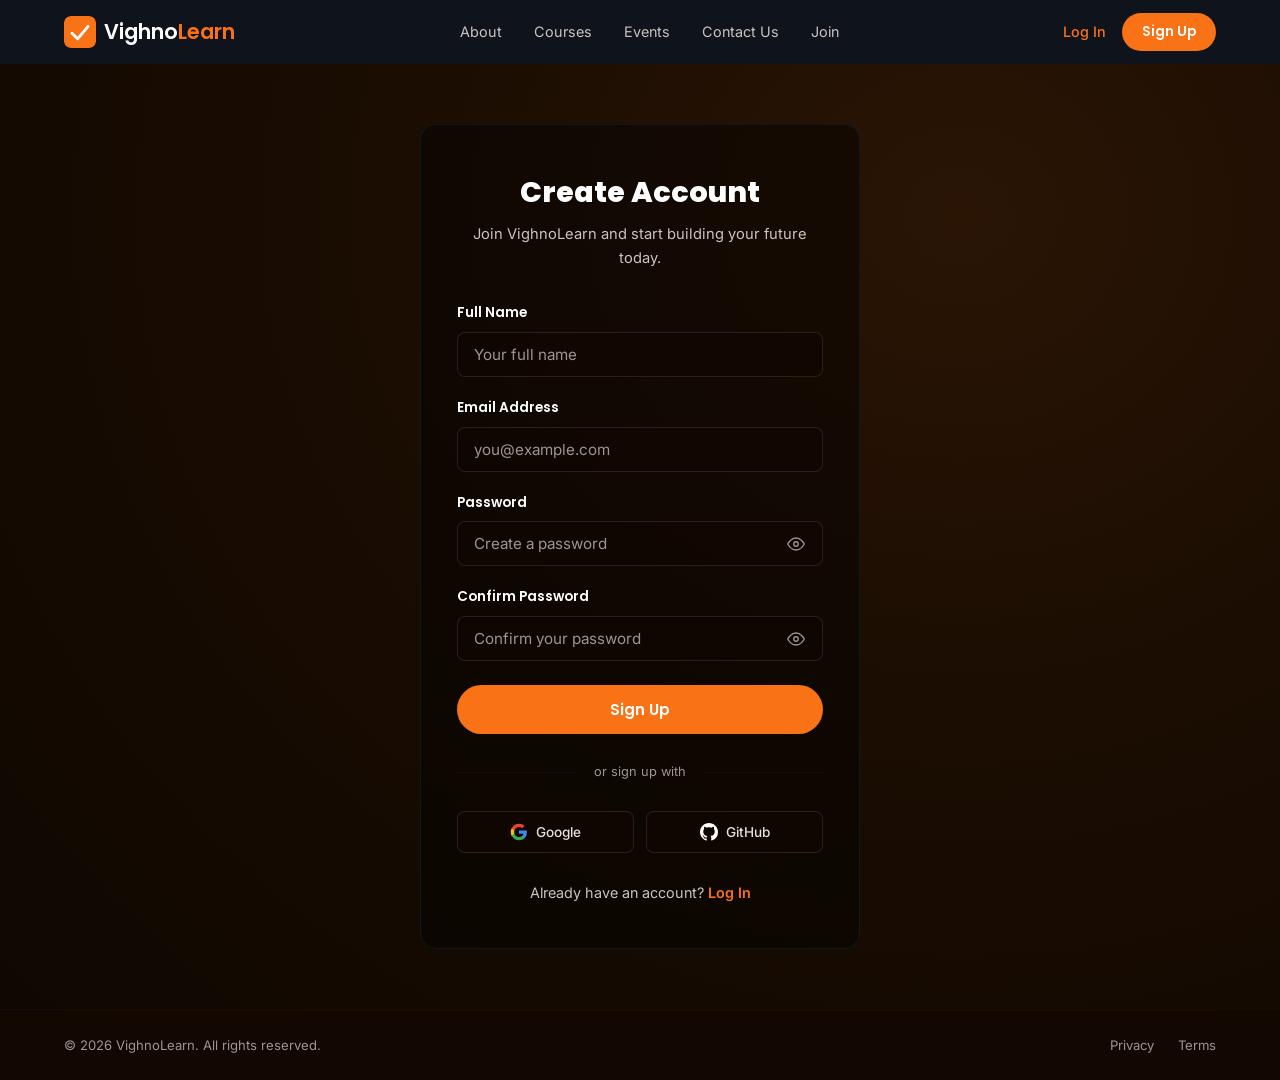
<file: signup.html>
<!DOCTYPE html>
<html lang="en">
<head>
  <meta charset="UTF-8">
  <meta name="viewport" content="width=device-width, initial-scale=1.0">
  <meta name="description" content="Create your VighnoLearn account and start building industry-ready skills today.">
  <title>Sign Up — VighnoLearn</title>

  <!-- Modular CSS -->
  <link rel="stylesheet" href="css/variables.css">
  <link rel="stylesheet" href="css/base.css">
  <link rel="stylesheet" href="css/buttons.css">
  <link rel="stylesheet" href="css/navbar.css">
  <link rel="stylesheet" href="css/auth.css">
  <link rel="stylesheet" href="css/footer.css">
  <link rel="stylesheet" href="css/responsive.css">

  <!-- Favicon -->
  <link rel="icon" href="data:image/svg+xml,<svg xmlns='http://www.w3.org/2000/svg' viewBox='0 0 32 32'><rect rx='6' width='32' height='32' fill='%23f97216'/><path d='M8 17l6 6 10-12' stroke='white' stroke-width='3' fill='none' stroke-linecap='round' stroke-linejoin='round'/></svg>">
</head>
<body>

  <!-- ===== NAVIGATION ===== -->
  <nav class="navbar" id="navbar">
    <div class="container">
      <a href="index.html" class="logo" id="logo">
        <svg class="logo-icon" viewBox="0 0 28 28" fill="none" xmlns="http://www.w3.org/2000/svg">
          <rect rx="6" width="28" height="28" fill="#f97216"/>
          <path d="M7 15l5 5 9-11" stroke="white" stroke-width="2.5" fill="none" stroke-linecap="round" stroke-linejoin="round"/>
        </svg>
        <span><span class="logo-white">Vighno</span><span class="logo-orange">Learn</span></span>
      </a>

      <ul class="nav-links" id="nav-links">
        <li><a href="index.html#about">About</a></li>
        <li><a href="index.html#courses">Courses</a></li>
        <li><a href="index.html#events">Events</a></li>
        <li><a href="index.html#contact">Contact Us</a></li>
        <li><a href="index.html#join">Join</a></li>
      </ul>

      <div class="nav-actions">
        <a href="login.html" class="nav-login" id="login-link">Log In</a>
        <a href="signup.html" class="nav-signup" id="signup-btn">Sign Up</a>
      </div>

      <button class="hamburger" id="hamburger" aria-label="Toggle navigation menu">
        <span></span>
        <span></span>
        <span></span>
      </button>
    </div>
  </nav>

  <!-- ===== SIGNUP FORM ===== -->
  <main class="auth-page" id="signup-page">
    <div class="auth-card">
      <h1>Create Account</h1>
      <p class="auth-subtitle">Join VighnoLearn and start building your future today.</p>

      <form id="signup-form">
        <div class="form-group">
          <label for="signup-name">Full Name</label>
          <input type="text" id="signup-name" placeholder="Your full name" required>
        </div>

        <div class="form-group">
          <label for="signup-email">Email Address</label>
          <input type="email" id="signup-email" placeholder="you@example.com" required>
        </div>

        <div class="form-group">
          <label for="signup-password">Password</label>
          <div class="password-wrapper">
            <input type="password" id="signup-password" placeholder="Create a password" required minlength="8">
            <button type="button" class="password-toggle" id="toggle-password" aria-label="Toggle password visibility">
              <svg viewBox="0 0 24 24" xmlns="http://www.w3.org/2000/svg">
                <path d="M1 12s4-8 11-8 11 8 11 8-4 8-11 8-11-8-11-8z"/>
                <circle cx="12" cy="12" r="3"/>
              </svg>
            </button>
          </div>
        </div>

        <div class="form-group">
          <label for="signup-confirm">Confirm Password</label>
          <div class="password-wrapper">
            <input type="password" id="signup-confirm" placeholder="Confirm your password" required minlength="8">
            <button type="button" class="password-toggle" id="toggle-confirm" aria-label="Toggle password visibility">
              <svg viewBox="0 0 24 24" xmlns="http://www.w3.org/2000/svg">
                <path d="M1 12s4-8 11-8 11 8 11 8-4 8-11 8-11-8-11-8z"/>
                <circle cx="12" cy="12" r="3"/>
              </svg>
            </button>
          </div>
        </div>

        <button type="submit" class="btn btn-primary" id="signup-submit-btn">Sign Up</button>
      </form>

      <div class="auth-divider">
        <span>or sign up with</span>
      </div>

      <div class="social-login">
        <button type="button" class="social-login-btn" id="google-signup-btn">
          <svg viewBox="0 0 24 24" xmlns="http://www.w3.org/2000/svg">
            <path d="M22.56 12.25c0-.78-.07-1.53-.2-2.25H12v4.26h5.92a5.06 5.06 0 01-2.2 3.32v2.77h3.57c2.08-1.92 3.28-4.74 3.28-8.1z" fill="#4285F4"/>
            <path d="M12 23c2.97 0 5.46-.98 7.28-2.66l-3.57-2.77c-.98.66-2.23 1.06-3.71 1.06-2.86 0-5.29-1.93-6.16-4.53H2.18v2.84C3.99 20.53 7.7 23 12 23z" fill="#34A853"/>
            <path d="M5.84 14.09c-.22-.66-.35-1.36-.35-2.09s.13-1.43.35-2.09V7.07H2.18C1.43 8.55 1 10.22 1 12s.43 3.45 1.18 4.93l2.85-2.22.81-.62z" fill="#FBBC05"/>
            <path d="M12 5.38c1.62 0 3.06.56 4.21 1.64l3.15-3.15C17.45 2.09 14.97 1 12 1 7.7 1 3.99 3.47 2.18 7.07l3.66 2.84c.87-2.6 3.3-4.53 6.16-4.53z" fill="#EA4335"/>
          </svg>
          Google
        </button>
        <button type="button" class="social-login-btn" id="github-signup-btn">
          <svg viewBox="0 0 24 24" fill="white" xmlns="http://www.w3.org/2000/svg">
            <path d="M12 0C5.37 0 0 5.37 0 12c0 5.31 3.435 9.795 8.205 11.385.6.105.825-.255.825-.57 0-.285-.015-1.23-.015-2.235-3.015.555-3.795-.735-4.035-1.41-.135-.345-.72-1.41-1.23-1.695-.42-.225-1.02-.78-.015-.795.945-.015 1.62.87 1.845 1.23 1.08 1.815 2.805 1.305 3.495.99.105-.78.42-1.305.765-1.605-2.67-.3-5.46-1.335-5.46-5.925 0-1.305.465-2.385 1.23-3.225-.12-.3-.54-1.53.12-3.18 0 0 1.005-.315 3.3 1.23.96-.27 1.98-.405 3-.405s2.04.135 3 .405c2.295-1.56 3.3-1.23 3.3-1.23.66 1.65.24 2.88.12 3.18.765.84 1.23 1.905 1.23 3.225 0 4.605-2.805 5.625-5.475 5.925.435.375.81 1.095.81 2.22 0 1.605-.015 2.895-.015 3.3 0 .315.225.69.825.57A12.02 12.02 0 0024 12c0-6.63-5.37-12-12-12z"/>
          </svg>
          GitHub
        </button>
      </div>

      <p class="auth-switch">
        Already have an account? <a href="login.html">Log In</a>
      </p>
    </div>
  </main>

  <!-- ===== FOOTER ===== -->
  <footer class="site-footer">
    <div class="footer-top-divider"></div>
    <div class="container">
      <div class="footer-bottom">
        <p>&copy; 2026 VighnoLearn. All rights reserved.</p>
        <div class="footer-legal">
          <a href="#">Privacy</a>
          <a href="#">Terms</a>
        </div>
      </div>
    </div>
  </footer>

  <script>
    // Hamburger
    const hamburger = document.getElementById('hamburger');
    const navLinks = document.getElementById('nav-links');
    hamburger.addEventListener('click', () => {
      navLinks.classList.toggle('active');
      hamburger.classList.toggle('open');
    });

    // Password toggles
    document.getElementById('toggle-password').addEventListener('click', () => {
      const input = document.getElementById('signup-password');
      input.type = input.type === 'password' ? 'text' : 'password';
    });

    document.getElementById('toggle-confirm').addEventListener('click', () => {
      const input = document.getElementById('signup-confirm');
      input.type = input.type === 'password' ? 'text' : 'password';
    });

    // Form submit with password match validation
    document.getElementById('signup-form').addEventListener('submit', (e) => {
      e.preventDefault();
      const password = document.getElementById('signup-password').value;
      const confirm = document.getElementById('signup-confirm').value;

      if (password !== confirm) {
        alert('Passwords do not match. Please try again.');
        return;
      }

      alert('Account created successfully! (Demo)');
    });
  </script>

</body>
</html>
</file>
<file: css/variables.css>
/* ========================================
   VighnoLearn — CSS Custom Properties
   ======================================== */

/* --- Google Fonts --- */
@import url('https://fonts.googleapis.com/css2?family=Poppins:ital,wght@0,400;0,600;0,700;0,800;1,700;1,800&family=Inter:wght@400;500;600&display=swap');

:root {
  /* Backgrounds */
  --bg-nav: #0f131c;
  --bg-hero-base: #0e0701;
  --bg-hero-glow-start: #201003;
  --bg-hero-glow-end: #2a1505;
  --bg-page-start: #120701;
  --bg-page-end: #1b0d02;
  --bg-pure-black: #000000;
  --bg-course-card: #000000;
  --bg-course-card-border: #0b1a1f;

  /* Brand Orange */
  --orange-primary: #f97216;
  --orange-muted: #d67c3e;
  --orange-light: #fff1c6;

  /* Feature Card Maroon */
  --card-maroon-center: #5c1518;
  --card-maroon-edge: #2a0d0c;

  /* Icon Chip */
  --icon-chip-bg: #241419;
  --icon-chip-bg-alt: #2a1b20;

  /* Text Colors */
  --text-white: #ffffff;
  --text-body: #e5e0da;
  --text-body-muted: #c9c4bd;
  --text-footer-heading: #ffffff;
  --text-footer-link: #9d9592;

  /* Social Icon */
  --social-bg: #1e293b;

  /* Divider */
  --divider: #190b00;

  /* Responsive Fluid Spacing */
  --section-padding: clamp(3.25rem, 6.5vw, 6.25rem);
  --container-padding: clamp(1rem, 3.5vw, 1.5rem);
  --grid-gap: clamp(1.25rem, 2.5vw, 1.75rem);

  /* Radius */
  --radius-card: 16px;
  --radius-course-card: 12px;
  --radius-chip: 8px;
  --radius-pill: 9999px;

  /* Fonts */
  --font-heading: 'Poppins', sans-serif;
  --font-body: 'Inter', sans-serif;
}
</file>
<file: css/base.css>
/* ========================================
   VighnoLearn — Reset & Base Styles
   ======================================== */

*,
*::before,
*::after {
  margin: 0;
  padding: 0;
  box-sizing: border-box;
}

html {
  scroll-behavior: smooth;
  -webkit-font-smoothing: antialiased;
  -moz-osx-font-smoothing: grayscale;
  overflow-x: hidden;
}

body {
  font-family: var(--font-body);
  color: var(--text-body);
  background: radial-gradient(ellipse at 75% 20%, #2a1505 0%, #1b0d02 40%, #0e0701 100%);
  min-height: 100vh;
  line-height: 1.6;
  overflow-x: hidden;
  width: 100%;
}

a {
  text-decoration: none;
  color: inherit;
  transition: color 0.25s ease;
}

ul {
  list-style: none;
}

img {
  display: block;
  max-width: 100%;
  height: auto;
}

/* --- Utility --- */
.container {
  width: 100%;
  max-width: 1200px;
  margin: 0 auto;
  padding-left: var(--container-padding);
  padding-right: var(--container-padding);
}

.section-divider {
  width: 100%;
  height: 1px;
  background-color: var(--divider);
}

/* --- Shared Section Header --- */
.section-header {
  text-align: center;
  margin-bottom: clamp(2rem, 4vw, 3.5rem);
}

.section-header h2 {
  font-family: var(--font-heading);
  font-weight: 700;
  font-size: clamp(1.5rem, 3.5vw, 2rem);
  color: var(--orange-primary);
  margin-bottom: 0.875rem;
  line-height: 1.25;
}

.section-header p {
  font-size: clamp(0.875rem, 1.5vw, 1rem);
  color: var(--text-body-muted);
  max-width: 520px;
  margin: 0 auto;
  line-height: 1.7;
}
</file>
<file: css/buttons.css>
/* ========================================
   VighnoLearn — Button Styles
   ======================================== */

.btn {
  display: inline-flex;
  align-items: center;
  justify-content: center;
  font-family: var(--font-heading);
  font-weight: 600;
  font-size: clamp(0.875rem, 1.8vw, 0.95rem);
  border-radius: var(--radius-pill);
  padding: 12px clamp(20px, 4vw, 28px);
  cursor: pointer;
  border: none;
  max-width: 100%;
  text-align: center;
  transition: transform 0.2s ease, box-shadow 0.2s ease, opacity 0.2s ease;
}

.btn:hover {
  transform: translateY(-2px);
  box-shadow: 0 6px 20px rgba(249, 114, 22, 0.3);
}

.btn:active {
  transform: translateY(0);
}

.btn-primary {
  background-color: var(--orange-primary);
  color: var(--text-white);
}

.btn-secondary {
  background: transparent;
  color: var(--orange-primary);
  border: 1.5px solid rgba(255, 255, 255, 0.25);
}

.btn-secondary:hover {
  border-color: var(--orange-primary);
  box-shadow: 0 6px 20px rgba(249, 114, 22, 0.15);
}

.btn-cta {
  background: linear-gradient(90deg, #f97216 0%, #d57c40 60%, #c2703a 100%);
  color: var(--text-white);
  font-size: clamp(0.92rem, 2vw, 1rem);
  padding: 14px clamp(24px, 5vw, 36px);
}
</file>
<file: css/navbar.css>
/* ========================================
   VighnoLearn — Navigation Bar
   ======================================== */

.navbar {
  position: sticky;
  top: 0;
  z-index: 1000;
  background-color: var(--bg-nav);
  width: 100%;
}

.navbar .container {
  display: flex;
  align-items: center;
  justify-content: space-between;
  height: 64px;
}

/* Logo */
.logo {
  display: inline-flex;
  align-items: center;
  gap: 0.5rem;
  font-family: var(--font-heading);
  font-weight: 600;
  font-size: clamp(1.1rem, 2.5vw, 1.3rem);
  flex-shrink: 0;
}

.logo-icon {
  width: 32px;
  height: 32px;
  border-radius: 6px;
  object-fit: cover;
  flex-shrink: 0;
}

.logo-white {
  color: var(--text-white);
}

.logo-orange {
  color: var(--orange-primary);
}

/* Nav links */
.nav-links {
  display: flex;
  align-items: center;
  gap: clamp(1.25rem, 2.5vw, 2rem);
}

.nav-links a {
  font-family: var(--font-body);
  font-size: 0.9rem;
  font-weight: 400;
  color: #c9c4bd;
  transition: color 0.2s ease;
}

.nav-links a:hover {
  color: var(--text-white);
}

/* Nav actions */
.nav-actions {
  display: flex;
  align-items: center;
  gap: 1rem;
  flex-shrink: 0;
}

.nav-login {
  font-family: var(--font-body);
  font-weight: 500;
  font-size: 0.9rem;
  color: var(--orange-primary);
}

.nav-login:hover {
  opacity: 0.85;
}

.nav-signup {
  background-color: var(--orange-primary);
  color: var(--text-white);
  font-family: var(--font-heading);
  font-weight: 600;
  font-size: clamp(0.78rem, 1.5vw, 0.85rem);
  padding: 8px clamp(12px, 2vw, 20px);
  border-radius: var(--radius-pill);
  border: none;
  cursor: pointer;
  white-space: nowrap;
  transition: transform 0.2s ease, box-shadow 0.2s ease;
}

.nav-signup:hover {
  transform: translateY(-1px);
  box-shadow: 0 4px 12px rgba(249, 114, 22, 0.35);
}

/* Mobile hamburger */
.hamburger {
  display: none;
  flex-direction: column;
  justify-content: center;
  gap: 5px;
  cursor: pointer;
  background: none;
  border: none;
  padding: 6px;
  z-index: 1001;
}

.hamburger span {
  display: block;
  width: 24px;
  height: 2px;
  background-color: var(--text-white);
  transition: transform 0.3s ease, opacity 0.3s ease;
  border-radius: 2px;
}

/* ========================================
   Responsive Media Queries for Navbar
   ======================================== */

@media (max-width: 768px) {
  .nav-links {
    position: absolute;
    top: 64px;
    left: 0;
    width: 100%;
    max-height: calc(100vh - 64px);
    overflow-y: auto;
    background-color: rgba(15, 19, 28, 0.98);
    backdrop-filter: blur(14px);
    -webkit-backdrop-filter: blur(14px);
    flex-direction: column;
    padding: clamp(1.5rem, 4vw, 2rem) var(--container-padding);
    gap: 1.5rem;
    border-bottom: 1px solid var(--divider);
    z-index: 999;
    
    /* Smooth slide-down & fade animation */
    opacity: 0;
    visibility: hidden;
    pointer-events: none;
    transform: translateY(-12px);
    transition: opacity 0.3s cubic-bezier(0.4, 0, 0.2, 1), 
                transform 0.3s cubic-bezier(0.4, 0, 0.2, 1), 
                visibility 0.3s;
  }

  .nav-links.active {
    opacity: 1;
    visibility: visible;
    pointer-events: auto;
    transform: translateY(0);
  }

  .hamburger {
    display: flex;
  }

  /* Hamburger Toggle Animation */
  .hamburger.open span:nth-child(1) {
    transform: translateY(7px) rotate(45deg);
  }

  .hamburger.open span:nth-child(2) {
    opacity: 0;
  }

  .hamburger.open span:nth-child(3) {
    transform: translateY(-7px) rotate(-45deg);
  }
}

@media (max-width: 480px) {
  .logo {
    font-size: 1.15rem;
    gap: 0.375rem;
  }

  .logo-icon {
    width: 28px;
    height: 28px;
  }

  .nav-actions {
    gap: 0.5rem;
  }
}
</file>
<file: css/hero.css>
/* ========================================
   VighnoLearn — Hero Section
   ======================================== */

.hero {
  padding: clamp(2.5rem, 6vw, 5rem) 0 clamp(3rem, 7vw, 6.25rem);
}

.hero .container {
  display: flex;
  align-items: center;
  gap: clamp(2rem, 4vw, 3rem);
}

.hero-content {
  flex: 1;
  max-width: 560px;
}

.hero-badge {
  display: inline-block;
  background-color: var(--orange-primary);
  color: var(--text-white);
  font-family: var(--font-heading);
  font-weight: 700;
  font-size: clamp(0.7rem, 1.5vw, 0.75rem);
  letter-spacing: 0.03em;
  padding: 6px 16px;
  border-radius: var(--radius-pill);
  margin-bottom: clamp(1rem, 2.5vw, 1.5rem);
}

.hero h1 {
  font-family: var(--font-heading);
  font-weight: 800;
  font-size: clamp(1.85rem, 4.5vw, 3.2rem);
  line-height: 1.15;
  color: var(--text-white);
  margin-bottom: clamp(1rem, 2vw, 1.25rem);
  letter-spacing: -0.02em;
}

.hero h1 .orange {
  color: var(--orange-primary);
}

.hero-text {
  font-size: clamp(0.9rem, 1.8vw, 1rem);
  color: var(--text-body);
  line-height: 1.7;
  max-width: 500px;
  margin-bottom: clamp(1.5rem, 3vw, 2rem);
}

.hero-buttons {
  display: flex;
  align-items: center;
  gap: 1rem;
  flex-wrap: wrap;
}

.hero-illustration {
  flex: 1;
  display: flex;
  justify-content: center;
  align-items: center;
  min-width: 0;
}

.hero-illustration img {
  max-width: 480px;
  width: 100%;
  height: auto;
  border-radius: 20px;
  -webkit-mask-image: radial-gradient(ellipse 85% 80% at center, rgba(0,0,0,1) 40%, rgba(0,0,0,0) 100%);
  mask-image: radial-gradient(ellipse 85% 80% at center, rgba(0,0,0,1) 40%, rgba(0,0,0,0) 100%);
}
</file>
<file: css/features.css>
/* ========================================
   VighnoLearn — Features (Who Should Join)
   ======================================== */

.who-should-join {
  padding: var(--section-padding) 0;
}

/* Feature Cards Grid */
.features-grid {
  display: grid;
  grid-template-columns: repeat(auto-fit, minmax(min(100%, 280px), 1fr));
  gap: var(--grid-gap);
}

.feature-card {
  background: radial-gradient(circle at center, var(--card-maroon-center) 0%, var(--card-maroon-edge) 100%);
  border-radius: var(--radius-card);
  padding: clamp(1.25rem, 3vw, 1.75rem);
  display: flex;
  flex-direction: column;
  height: 100%;
  transition: transform 0.3s ease, box-shadow 0.3s ease;
}

.feature-card:hover {
  transform: translateY(-6px);
  box-shadow: 0 12px 32px rgba(92, 21, 24, 0.35);
}

.feature-icon {
  width: 44px;
  height: 44px;
  background: linear-gradient(135deg, var(--icon-chip-bg), var(--icon-chip-bg-alt));
  border-radius: var(--radius-chip);
  display: flex;
  align-items: center;
  justify-content: center;
  margin-bottom: 1.125rem;
  flex-shrink: 0;
}

.feature-icon svg {
  width: 22px;
  height: 22px;
  stroke: var(--text-white);
  stroke-width: 1.8;
  fill: none;
}

.feature-card h3 {
  font-family: var(--font-heading);
  font-weight: 700;
  font-size: 1.05rem;
  color: var(--text-white);
  margin-bottom: 0.625rem;
}

.feature-card p {
  font-size: 0.88rem;
  color: var(--text-body-muted);
  line-height: 1.65;
  flex: 1;
}
</file>
<file: css/team.css>
/* ========================================
   VighnoLearn — Team Section
   ======================================== */

.team-section {
  padding: var(--section-padding) 0;
}

/* Team Cards Grid */
.team-grid {
  display: grid;
  grid-template-columns: repeat(auto-fit, minmax(min(100%, 250px), 1fr));
  gap: var(--grid-gap);
  justify-content: center;
}

.team-card {
  background-color: var(--bg-course-card);
  border: 1px solid var(--bg-course-card-border);
  border-radius: var(--radius-card);
  padding: clamp(1.25rem, 3vw, 1.75rem) clamp(1rem, 2.5vw, 1.5rem);
  text-align: center;
  transition: transform 0.3s ease, box-shadow 0.3s ease;
  display: flex;
  flex-direction: column;
  align-items: center;
  height: 100%;
  width: 100%;
}

.team-card:hover {
  transform: translateY(-6px);
  box-shadow: 0 12px 32px rgba(0, 0, 0, 0.5);
}

.team-avatar {
  width: 110px;
  height: 110px;
  border-radius: 50%;
  object-fit: cover;
  object-position: center top;
  margin: 0 auto 1.125rem;
  border: 3px solid var(--orange-primary);
  background-color: #1a1014;
  display: block;
  flex-shrink: 0;
}

/* Placeholder avatar when no image is provided */
.team-avatar-placeholder {
  width: 110px;
  height: 110px;
  border-radius: 50%;
  margin: 0 auto 1.125rem;
  border: 3px solid var(--orange-primary);
  background: linear-gradient(135deg, var(--icon-chip-bg), var(--icon-chip-bg-alt));
  display: flex;
  align-items: center;
  justify-content: center;
  flex-shrink: 0;
}

.team-avatar-placeholder svg {
  width: 40px;
  height: 40px;
  stroke: var(--text-body-muted);
  stroke-width: 1.5;
  fill: none;
}

.team-card h3 {
  font-family: var(--font-heading);
  font-weight: 700;
  font-size: 1.05rem;
  color: var(--text-white);
  margin-bottom: 0.25rem;
}

.team-card .team-role {
  font-family: var(--font-heading);
  font-weight: 600;
  font-size: 0.82rem;
  color: var(--orange-primary);
  margin-bottom: 0;
  display: block;
}

.team-card p {
  font-size: 0.85rem;
  color: var(--text-body-muted);
  line-height: 1.6;
}

/* Social links row inside team card */
.team-socials {
  display: flex;
  justify-content: center;
  gap: 10px;
  margin-top: auto;
  padding-top: 1rem;
}

.team-socials a {
  width: 32px;
  height: 32px;
  border-radius: 50%;
  background-color: var(--social-bg);
  display: flex;
  align-items: center;
  justify-content: center;
  transition: background-color 0.25s ease, transform 0.2s ease;
}

.team-socials a:hover {
  background-color: var(--orange-primary);
  transform: translateY(-2px);
}

.team-socials svg {
  width: 14px;
  height: 14px;
  fill: var(--text-white);
}
</file>
<file: css/visionaries.css>
/* ========================================
   VighnoLearn — Our Visionaries Section
   ======================================== */

.visionaries-section {
  padding: var(--section-padding) 0;
}

.visionaries-grid {
  display: grid;
  grid-template-columns: repeat(auto-fit, minmax(min(100%, 280px), 1fr));
  max-width: 760px;
  margin: 0 auto;
  gap: var(--grid-gap);
  justify-content: center;
}

.visionary-card {
  position: relative;
  width: 100%;
  height: clamp(340px, 45vw, 440px);
  border-radius: var(--radius-card);
  overflow: hidden;
  transition: transform 0.4s ease, box-shadow 0.4s ease;
  cursor: pointer;
}

.visionary-card:hover {
  transform: translateY(-8px) scale(1.02);
  box-shadow: 0 20px 50px rgba(249, 114, 22, 0.2), 0 8px 24px rgba(0, 0, 0, 0.5);
}

.visionary-img {
  width: 100%;
  height: 100%;
  object-fit: cover;
  object-position: center top;
  display: block;
  transition: transform 0.5s ease;
}

.visionary-card:hover .visionary-img {
  transform: scale(1.05);
}

/* Glassmorphism name overlay at the bottom */
.visionary-overlay {
  position: absolute;
  bottom: 0;
  left: 0;
  right: 0;
  padding: 24px 20px 20px;
  background: linear-gradient(
    to top,
    rgba(0, 0, 0, 0.85) 0%,
    rgba(0, 0, 0, 0.55) 50%,
    rgba(0, 0, 0, 0) 100%
  );
  backdrop-filter: blur(8px);
  -webkit-backdrop-filter: blur(8px);
  text-align: center;
  transition: padding-bottom 0.3s ease;
}

.visionary-card:hover .visionary-overlay {
  padding-bottom: 28px;
}

.visionary-overlay h3 {
  font-family: var(--font-heading);
  font-weight: 700;
  font-size: 1.25rem;
  color: var(--text-white);
  margin-bottom: 4px;
  text-shadow: 0 2px 8px rgba(0, 0, 0, 0.5);
}

.visionary-overlay .visionary-role {
  font-family: var(--font-heading);
  font-weight: 600;
  font-size: 0.85rem;
  color: var(--orange-primary);
  text-shadow: 0 1px 4px rgba(0, 0, 0, 0.4);
}

/* Subtle orange border glow on hover */
.visionary-card::after {
  content: '';
  position: absolute;
  inset: 0;
  border-radius: var(--radius-card);
  border: 2px solid transparent;
  transition: border-color 0.3s ease;
  pointer-events: none;
}

.visionary-card:hover::after {
  border-color: var(--orange-primary);
}
</file>
<file: css/courses.css>
/* ========================================
   VighnoLearn — Popular Courses Section
   ======================================== */

.popular-courses {
  padding: var(--section-padding) 0;
}

.courses-header {
  display: flex;
  align-items: flex-end;
  justify-content: space-between;
  margin-bottom: clamp(2rem, 4vw, 3rem);
  flex-wrap: wrap;
  gap: 1rem;
}

.courses-header-text h2 {
  font-family: var(--font-heading);
  font-weight: 700;
  font-size: clamp(1.5rem, 3.5vw, 2rem);
  color: var(--orange-primary);
  margin-bottom: 0.5rem;
  line-height: 1.25;
}

.courses-header-text p {
  font-size: clamp(0.875rem, 1.5vw, 1rem);
  color: var(--text-body-muted);
}

/* Course Cards Grid */
.courses-grid {
  display: grid;
  grid-template-columns: repeat(auto-fit, minmax(min(100%, 290px), 1fr));
  gap: var(--grid-gap);
}

.course-card {
  background-color: var(--bg-course-card);
  border: 1px solid var(--bg-course-card-border);
  border-radius: var(--radius-course-card);
  overflow: hidden;
  display: flex;
  flex-direction: column;
  height: 100%;
  transition: transform 0.3s ease, box-shadow 0.3s ease;
}

.course-card:hover {
  transform: translateY(-6px);
  box-shadow: 0 12px 32px rgba(0, 0, 0, 0.5);
}

.course-thumbnail {
  width: 100%;
  aspect-ratio: 16 / 9;
  object-fit: cover;
  flex-shrink: 0;
}

.course-body {
  padding: clamp(1rem, 2.5vw, 1.25rem);
  display: flex;
  flex-direction: column;
  flex: 1;
}

.course-title-row {
  display: flex;
  align-items: flex-start;
  justify-content: space-between;
  gap: 0.5rem;
  margin-bottom: 0.5rem;
}

.course-title-row h3 {
  font-family: var(--font-heading);
  font-weight: 700;
  font-size: 0.95rem;
  color: var(--text-white);
  flex: 1;
}

.course-rating {
  display: flex;
  align-items: center;
  gap: 4px;
  font-family: var(--font-body);
  font-size: 0.8rem;
  font-weight: 500;
  color: var(--text-white);
  white-space: nowrap;
}

.course-rating .star {
  color: #f49e0b;
  font-size: 0.9rem;
}

.course-description {
  font-size: 0.83rem;
  color: var(--text-body-muted);
  line-height: 1.55;
  margin-bottom: 0;
  flex: 1;
}

.course-divider {
  height: 1px;
  background-color: var(--divider);
  margin-bottom: 0.875rem;
  margin-top: auto;
}

.course-footer {
  display: flex;
  align-items: center;
  justify-content: space-between;
  padding-bottom: 2px;
}

.course-price {
  font-family: var(--font-heading);
  font-weight: 700;
  font-size: 1.05rem;
  color: var(--orange-primary);
}

.course-enroll {
  font-family: var(--font-body);
  font-weight: 600;
  font-size: 0.85rem;
  color: var(--orange-primary);
  transition: opacity 0.2s ease;
}

.course-enroll:hover {
  opacity: 0.8;
}
</file>
<file: css/contact.css>
/* ========================================
   VighnoLearn — Contact Us Section
   ======================================== */

.contact-section {
  padding: var(--section-padding) 0;
}

.contact-wrapper {
  display: grid;
  grid-template-columns: 1fr 1.3fr;
  gap: clamp(1.5rem, 4vw, 3rem);
  align-items: start;
}

/* Contact Info Side */
.contact-info {
  display: flex;
  flex-direction: column;
  gap: clamp(1.25rem, 2.5vw, 1.75rem);
}

.contact-info-card {
  display: flex;
  align-items: flex-start;
  gap: 1rem;
}

.contact-icon {
  width: 48px;
  height: 48px;
  min-width: 48px;
  border-radius: var(--radius-chip);
  background: radial-gradient(circle at center, var(--card-maroon-center) 0%, var(--card-maroon-edge) 100%);
  display: flex;
  align-items: center;
  justify-content: center;
  flex-shrink: 0;
}

.contact-icon svg {
  width: 22px;
  height: 22px;
  stroke: var(--text-white);
  stroke-width: 1.8;
  fill: none;
}

.contact-info-card h4 {
  font-family: var(--font-heading);
  font-weight: 700;
  font-size: 0.95rem;
  color: var(--text-white);
  margin-bottom: 0.25rem;
}

.contact-info-card p {
  font-size: 0.88rem;
  color: var(--text-body-muted);
  line-height: 1.55;
  word-break: break-word;
}

.contact-info-card a {
  color: var(--orange-primary);
}

.contact-info-card a:hover {
  opacity: 0.85;
}

/* Contact Form */
.contact-form {
  background-color: rgba(0, 0, 0, 0.35);
  border: 1px solid var(--bg-course-card-border);
  border-radius: var(--radius-card);
  padding: clamp(1.25rem, 3.5vw, 2.25rem);
}

.form-row {
  display: grid;
  grid-template-columns: 1fr 1fr;
  gap: 1rem;
}

.form-group {
  margin-bottom: 1.25rem;
}

.form-group label {
  display: block;
  font-family: var(--font-heading);
  font-weight: 600;
  font-size: 0.85rem;
  color: var(--text-white);
  margin-bottom: 0.5rem;
}

.form-group input,
.form-group textarea,
.form-group select {
  width: 100%;
  padding: 12px 16px;
  background-color: rgba(18, 7, 1, 0.7);
  border: 1px solid rgba(255, 255, 255, 0.1);
  border-radius: var(--radius-chip);
  color: var(--text-body);
  font-family: var(--font-body);
  font-size: 0.95rem;
  outline: none;
  transition: border-color 0.25s ease, box-shadow 0.25s ease;
}

.form-group input::placeholder,
.form-group textarea::placeholder {
  color: var(--text-footer-link);
}

.form-group input:focus,
.form-group textarea:focus,
.form-group select:focus {
  border-color: var(--orange-primary);
  box-shadow: 0 0 0 3px rgba(249, 114, 22, 0.15);
}

.form-group textarea {
  resize: vertical;
  min-height: 120px;
}

.contact-form .btn {
  width: 100%;
  margin-top: 4px;
}
</file>
<file: css/cta.css>
/* ========================================
   VighnoLearn — Closing CTA Section
   ======================================== */

.closing-cta {
  padding: var(--section-padding) 0 clamp(3.5rem, 8vw, 7.5rem);
  text-align: center;
}

.closing-cta h2 {
  font-family: var(--font-heading);
  font-weight: 800;
  font-size: clamp(1.6rem, 3.5vw, 2.4rem);
  color: var(--text-white);
  margin-bottom: 1rem;
  line-height: 1.2;
}

.closing-cta h2 em {
  font-style: italic;
  color: var(--orange-primary);
}

.closing-cta p {
  font-size: clamp(0.95rem, 1.5vw, 1.05rem);
  color: var(--text-body-muted);
  margin-bottom: clamp(1.75rem, 3.5vw, 2.25rem);
  max-width: 540px;
  margin-left: auto;
  margin-right: auto;
}
</file>
<file: css/footer.css>
/* ========================================
   VighnoLearn — Footer
   ======================================== */

.site-footer {
  background-color: #120701;
  padding-top: 0;
  width: 100%;
}

.footer-top-divider {
  height: 1px;
  background-color: var(--divider);
}

.footer-content {
  display: grid;
  grid-template-columns: 1.6fr 1fr 1fr 1fr 1fr;
  gap: clamp(1.5rem, 3vw, 2.5rem);
  padding: clamp(2.5rem, 5vw, 4rem) 0 clamp(1.5rem, 3vw, 3rem);
}

/* Footer brand column */
.footer-brand {
  display: flex;
  flex-direction: column;
  align-items: flex-start;
}

.footer-brand .logo {
  display: inline-flex;
}

.footer-brand p {
  font-size: 0.88rem;
  color: var(--text-footer-link);
  line-height: 1.65;
  margin-top: 1rem;
  margin-bottom: 1.25rem;
  max-width: 320px;
}

.social-icons {
  display: flex;
  gap: 12px;
  align-items: center;
}

.social-icon {
  width: 36px;
  height: 36px;
  border-radius: 50%;
  background-color: var(--social-bg);
  display: flex;
  align-items: center;
  justify-content: center;
  transition: background-color 0.25s ease, transform 0.2s ease;
  flex-shrink: 0;
}

.social-icon:hover {
  background-color: var(--orange-primary);
  transform: translateY(-2px);
}

.social-icon svg {
  width: 16px;
  height: 16px;
  fill: var(--text-white);
}

/* Footer link columns */
.footer-column {
  display: flex;
  flex-direction: column;
  align-items: flex-start;
  text-align: left;
}

.footer-column h4 {
  font-family: var(--font-heading);
  font-weight: 600;
  font-size: 0.8rem;
  color: var(--text-footer-heading);
  text-transform: uppercase;
  letter-spacing: 0.05em;
  margin-bottom: 1.25rem;
}

.footer-column ul {
  display: flex;
  flex-direction: column;
  gap: 0.75rem;
  width: 100%;
}

.footer-column a {
  font-size: 0.88rem;
  color: var(--text-footer-link);
  display: inline-block;
  transition: color 0.2s ease;
}

.footer-column a:hover {
  color: var(--orange-primary);
}

/* Footer bottom bar */
.footer-bottom {
  display: flex;
  align-items: center;
  justify-content: space-between;
  padding: 1.5rem 0;
  border-top: 1px solid var(--divider);
  flex-wrap: wrap;
  gap: 1rem;
}

.footer-bottom p {
  font-size: 0.82rem;
  color: var(--text-footer-link);
}

.footer-legal {
  display: flex;
  gap: 1.5rem;
  align-items: center;
}

.footer-legal a {
  font-size: 0.82rem;
  color: var(--text-footer-link);
}

.footer-legal a:hover {
  color: var(--orange-primary);
}
</file>
<file: css/responsive.css>
/* ========================================
   VighnoLearn — Responsive Breakpoints
   ======================================== */

/* ========================================
   1. DESKTOP (> 1024px)
   ======================================== */
@media (min-width: 1025px) {
  .features-grid {
    grid-template-columns: repeat(3, 1fr);
  }

  .courses-grid {
    grid-template-columns: repeat(3, 1fr);
  }

  .team-grid {
    grid-template-columns: repeat(4, 1fr);
  }

  .footer-content {
    grid-template-columns: 1.6fr repeat(4, 1fr);
  }
}

/* ========================================
   2. TABLET (768px - 1024px)
   ======================================== */
@media (max-width: 1024px) and (min-width: 769px) {
  .hero .container {
    gap: 2rem;
  }

  .hero-illustration img {
    max-width: 380px;
  }

  /* Grids: 2 columns */
  .features-grid {
    grid-template-columns: repeat(2, 1fr);
  }

  .courses-grid {
    grid-template-columns: repeat(2, 1fr);
  }

  .team-grid {
    grid-template-columns: repeat(2, 1fr);
  }

  .contact-wrapper {
    grid-template-columns: 1fr 1.2fr;
    gap: 2rem;
  }

  /* Footer on Tablet: brand row + 2x2 link grid */
  .footer-content {
    grid-template-columns: repeat(2, 1fr);
    gap: 2rem;
  }

  .footer-brand {
    grid-column: 1 / -1;
    margin-bottom: 0.5rem;
  }

  .footer-brand p {
    max-width: 500px;
  }
}

/* ========================================
   3. MOBILE & SMALL TABLET (≤ 768px)
   ======================================== */
@media (max-width: 768px) {
  /* Hero */
  .hero .container {
    flex-direction: column;
    text-align: center;
  }

  .hero-content {
    max-width: 100%;
    display: flex;
    flex-direction: column;
    align-items: center;
  }

  .hero-text {
    max-width: 100%;
    margin-left: auto;
    margin-right: auto;
  }

  .hero-buttons {
    justify-content: center;
    width: 100%;
  }

  .hero-illustration {
    width: 100%;
  }

  .hero-illustration img {
    max-width: 340px;
    margin: 0 auto;
  }

  /* Cards: TWO per row on mobile (features, courses, team) */
  .features-grid,
  .courses-grid,
  .team-grid {
    grid-template-columns: repeat(2, 1fr);
    gap: 1rem;
    max-width: 100%;
    margin-left: 0;
    margin-right: 0;
  }

  /* Prevent card content from overflowing its grid cell */
  .feature-card,
  .course-card,
  .team-card {
    min-width: 0;
  }

  /* Visionaries stay full-width single column (large photo cards) */
  .visionaries-grid {
    grid-template-columns: 1fr;
    max-width: 480px;
    margin-left: auto;
    margin-right: auto;
  }

  /* Courses Header */
  .courses-header {
    flex-direction: column;
    align-items: center;
    text-align: center;
  }

  /* Contact Section */
  .contact-wrapper {
    grid-template-columns: 1fr;
    gap: 2.5rem;
  }

  .contact-info {
    max-width: 480px;
    margin: 0 auto;
    width: 100%;
  }

  .contact-form {
    max-width: 480px;
    margin: 0 auto;
    width: 100%;
  }

  /* Footer on Mobile:
     brand spans full width (centered),
     link columns form a left-aligned 2x2 grid */
  .footer-content {
    grid-template-columns: repeat(2, 1fr);
    gap: 2rem 1.5rem;
  }

  .footer-brand {
    grid-column: 1 / -1;
    align-items: center;
    text-align: center;
  }

  .footer-brand p {
    text-align: center;
    max-width: 420px;
    margin-left: auto;
    margin-right: auto;
  }

  .social-icons {
    justify-content: center;
  }

  .footer-column {
    align-items: flex-start;
    text-align: left;
  }

  .footer-column h4 {
    margin-bottom: 0.875rem;
  }

  .footer-column ul {
    align-items: flex-start;
  }

  .footer-bottom {
    flex-direction: column;
    text-align: center;
    justify-content: center;
    gap: 0.875rem;
  }

  .footer-legal {
    justify-content: center;
  }
}

/* ========================================
   4. SMALL MOBILE (≤ 480px)
   Cards stay two-per-row with compact sizing
   ======================================== */
@media (max-width: 480px) {
  .hero-buttons {
    flex-direction: column;
    width: 100%;
  }

  .hero-buttons .btn {
    width: 100%;
  }

  /* Tighter card grid */
  .features-grid,
  .courses-grid,
  .team-grid {
    gap: 0.75rem;
  }

  /* Compact feature cards */
  .feature-card {
    padding: 1rem;
  }

  .feature-icon {
    width: 36px;
    height: 36px;
    margin-bottom: 0.75rem;
  }

  .feature-icon svg {
    width: 18px;
    height: 18px;
  }

  .feature-card h3 {
    font-size: 0.88rem;
  }

  .feature-card p {
    font-size: 0.76rem;
    line-height: 1.5;
  }

  /* Compact course cards */
  .course-body {
    padding: 0.75rem;
  }

  .course-title-row h3 {
    font-size: 0.82rem;
  }

  .course-rating {
    font-size: 0.7rem;
  }

  .course-rating .star {
    font-size: 0.8rem;
  }

  .course-description {
    font-size: 0.72rem;
    display: -webkit-box;
    -webkit-line-clamp: 3;
    -webkit-box-orient: vertical;
    overflow: hidden;
  }

  .course-price {
    font-size: 0.9rem;
  }

  .course-enroll {
    font-size: 0.75rem;
  }

  /* Compact team cards */
  .team-card {
    padding: 1rem 0.625rem;
  }

  .team-avatar,
  .team-avatar-placeholder {
    width: 72px;
    height: 72px;
    border-width: 2px;
    margin-bottom: 0.75rem;
  }

  .team-avatar-placeholder svg {
    width: 28px;
    height: 28px;
  }

  .team-card h3 {
    font-size: 0.88rem;
  }

  .team-card .team-role {
    font-size: 0.7rem;
    margin-bottom: 0.5rem;
  }

  .team-card p {
    font-size: 0.72rem;
    display: -webkit-box;
    -webkit-line-clamp: 3;
    -webkit-box-orient: vertical;
    overflow: hidden;
  }

  .team-socials {
    gap: 8px;
    padding-top: 0.75rem;
  }

  .team-socials a {
    width: 28px;
    height: 28px;
  }

  .team-socials svg {
    width: 12px;
    height: 12px;
  }

  /* Footer links stay in the 2x2 grid, slightly tighter */
  .footer-content {
    gap: 1.75rem 1rem;
  }

  /* Forms */
  .form-row {
    grid-template-columns: 1fr;
  }

  .auth-card {
    padding: 1.5rem 1rem;
  }

  .social-login {
    flex-direction: column;
  }

  .social-login-btn {
    width: 100%;
  }

  .courses-header-text {
    text-align: center;
  }

  .courses-header .btn {
    width: 100%;
  }
}

/* ========================================
   5. EXTRA SMALL MOBILE (≤ 360px)
   ======================================== */
@media (max-width: 360px) {
  :root {
    --container-padding: 0.75rem;
  }

  .features-grid,
  .courses-grid,
  .team-grid {
    gap: 0.625rem;
  }

  .team-avatar,
  .team-avatar-placeholder {
    width: 60px;
    height: 60px;
  }

  .course-description,
  .team-card p {
    -webkit-line-clamp: 2;
  }

  .logo {
    font-size: 1.05rem;
  }

  .logo-icon {
    width: 24px;
    height: 24px;
  }

  .nav-signup {
    padding: 5px 10px;
    font-size: 0.75rem;
  }

  .hero-badge {
    font-size: 0.68rem;
    padding: 4px 12px;
  }

  .footer-legal {
    gap: 1rem;
  }
}
</file>
<file: css/auth.css>
/* ========================================
   VighnoLearn — Auth Pages (Login & Signup)
   ======================================== */

.auth-page {
  min-height: calc(100vh - 64px);
  display: flex;
  align-items: center;
  justify-content: center;
  padding: clamp(2rem, 5vw, 3.75rem) var(--container-padding);
  width: 100%;
}

.auth-card {
  width: 100%;
  max-width: 440px;
  background-color: rgba(0, 0, 0, 0.45);
  border: 1px solid var(--bg-course-card-border);
  border-radius: var(--radius-card);
  padding: clamp(1.75rem, 4vw, 2.75rem) clamp(1.25rem, 3.5vw, 2.25rem);
}

.auth-card h1 {
  font-family: var(--font-heading);
  font-weight: 800;
  font-size: clamp(1.5rem, 3vw, 1.8rem);
  color: var(--text-white);
  text-align: center;
  margin-bottom: 0.5rem;
}

.auth-card .auth-subtitle {
  font-size: clamp(0.85rem, 1.5vw, 0.92rem);
  color: var(--text-body-muted);
  text-align: center;
  margin-bottom: clamp(1.5rem, 3vw, 2rem);
}

.auth-card .form-group {
  margin-bottom: 1.25rem;
}

.auth-card .form-group label {
  display: block;
  font-family: var(--font-heading);
  font-weight: 600;
  font-size: 0.85rem;
  color: var(--text-white);
  margin-bottom: 0.5rem;
}

.auth-card .form-group input {
  width: 100%;
  padding: 12px 16px;
  background-color: rgba(18, 7, 1, 0.7);
  border: 1px solid rgba(255, 255, 255, 0.1);
  border-radius: var(--radius-chip);
  color: var(--text-body);
  font-family: var(--font-body);
  font-size: 0.95rem;
  outline: none;
  transition: border-color 0.25s ease, box-shadow 0.25s ease;
}

.auth-card .form-group input::placeholder {
  color: var(--text-footer-link);
}

.auth-card .form-group input:focus {
  border-color: var(--orange-primary);
  box-shadow: 0 0 0 3px rgba(249, 114, 22, 0.15);
}

/* Password field wrapper */
.password-wrapper {
  position: relative;
}

.password-toggle {
  position: absolute;
  right: 14px;
  top: 50%;
  transform: translateY(-50%);
  background: none;
  border: none;
  cursor: pointer;
  padding: 4px;
  display: flex;
  align-items: center;
  justify-content: center;
}

.password-toggle svg {
  width: 18px;
  height: 18px;
  stroke: var(--text-footer-link);
  stroke-width: 1.8;
  fill: none;
}

.password-toggle:hover svg {
  stroke: var(--text-white);
}

/* Forgot password link */
.auth-extras {
  display: flex;
  justify-content: flex-end;
  margin-bottom: 1.5rem;
  margin-top: -0.5rem;
}

.auth-extras a {
  font-size: 0.82rem;
  color: var(--orange-primary);
  font-weight: 500;
}

.auth-extras a:hover {
  opacity: 0.85;
}

/* Submit button */
.auth-card .btn {
  width: 100%;
  margin-top: 4px;
  padding: 13px 28px;
}

/* Divider with text */
.auth-divider {
  display: flex;
  align-items: center;
  gap: 1rem;
  margin: 1.75rem 0;
}

.auth-divider::before,
.auth-divider::after {
  content: '';
  flex: 1;
  height: 1px;
  background-color: var(--divider);
}

.auth-divider span {
  font-size: 0.8rem;
  color: var(--text-footer-link);
  white-space: nowrap;
}

/* Switch prompt (bottom link) */
.auth-switch {
  text-align: center;
  margin-top: 1.75rem;
  font-size: 0.9rem;
  color: var(--text-body-muted);
}

.auth-switch a {
  color: var(--orange-primary);
  font-weight: 600;
}

.auth-switch a:hover {
  opacity: 0.85;
}

/* Social login buttons */
.social-login {
  display: flex;
  gap: 12px;
  flex-wrap: wrap;
}

.social-login-btn {
  flex: 1 1 140px;
  min-width: 0;
  display: flex;
  align-items: center;
  justify-content: center;
  gap: 8px;
  padding: 11px 16px;
  background-color: rgba(18, 7, 1, 0.5);
  border: 1px solid rgba(255, 255, 255, 0.1);
  border-radius: var(--radius-chip);
  color: var(--text-body);
  font-family: var(--font-body);
  font-size: 0.85rem;
  font-weight: 500;
  cursor: pointer;
  transition: border-color 0.25s ease, background-color 0.25s ease;
  white-space: nowrap;
}

.social-login-btn:hover {
  border-color: var(--orange-primary);
  background-color: rgba(249, 114, 22, 0.08);
}

.social-login-btn svg {
  width: 18px;
  height: 18px;
  flex-shrink: 0;
}
</file>
